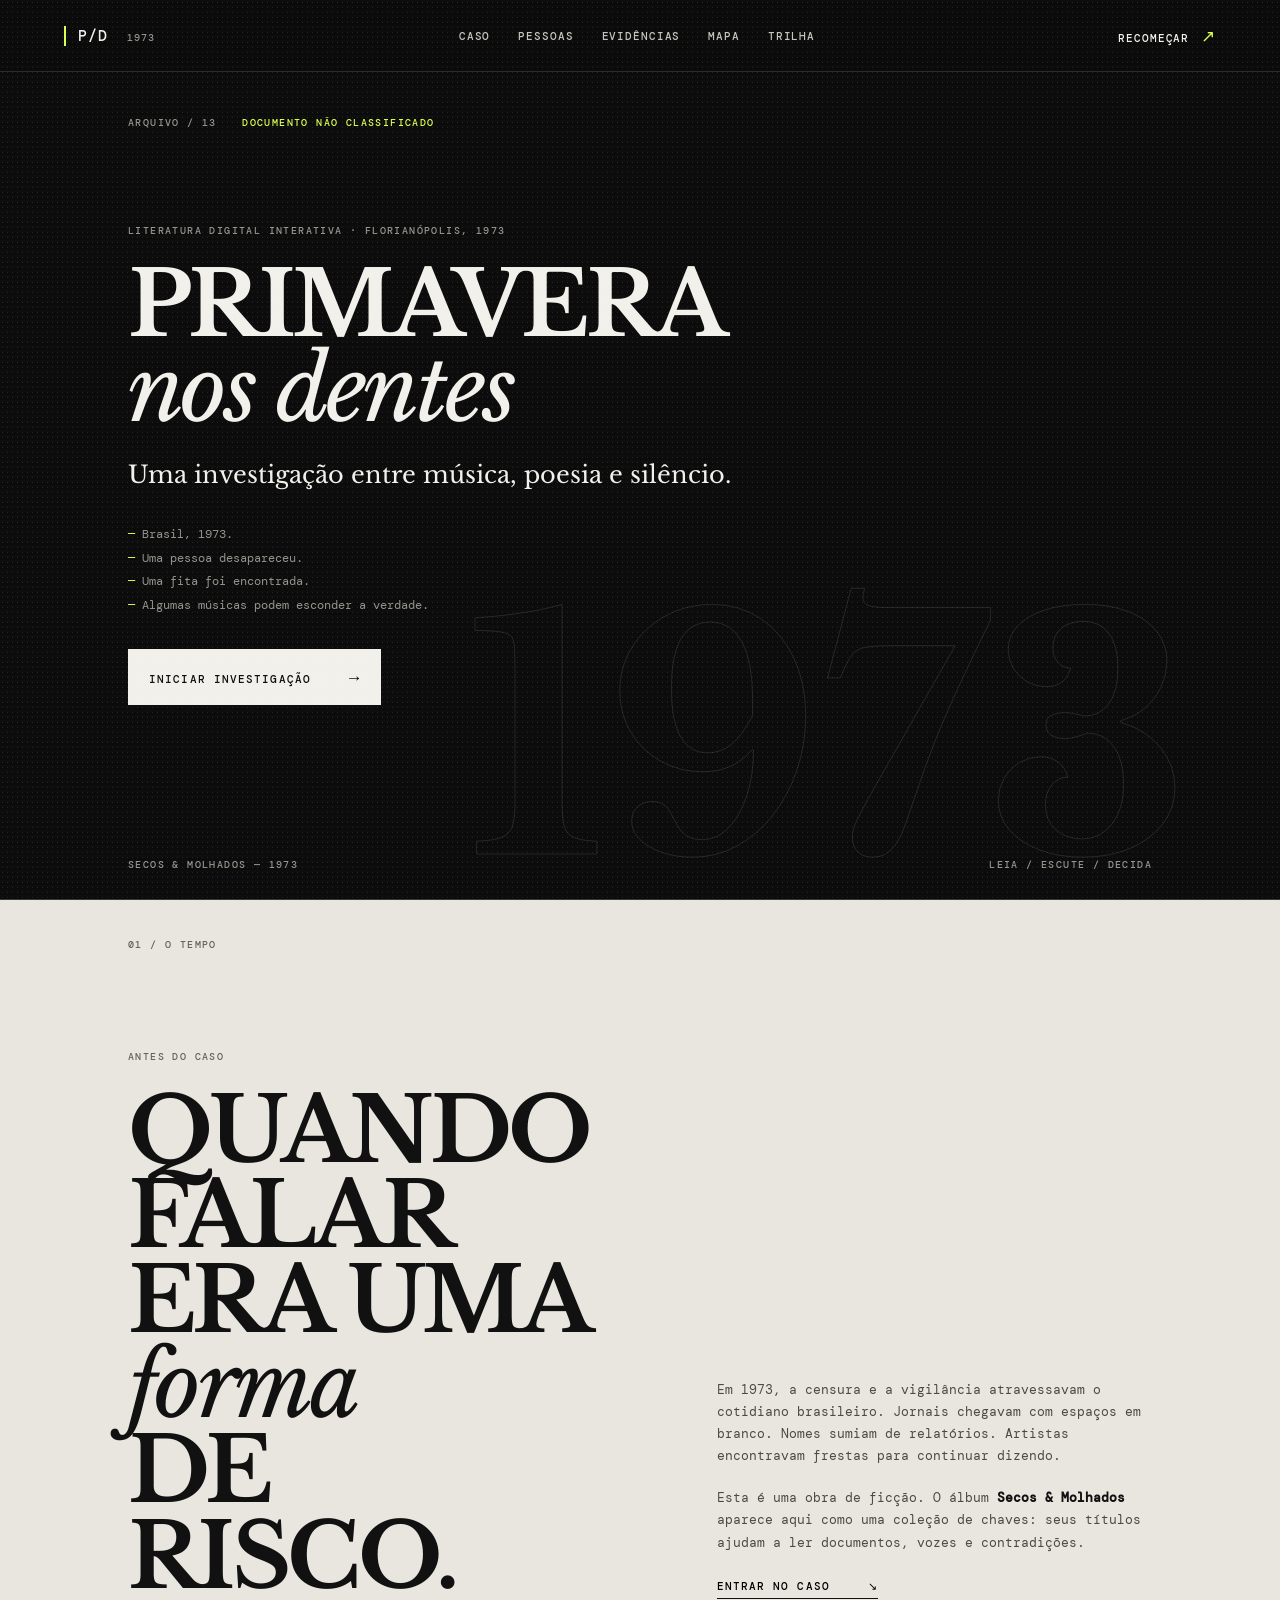
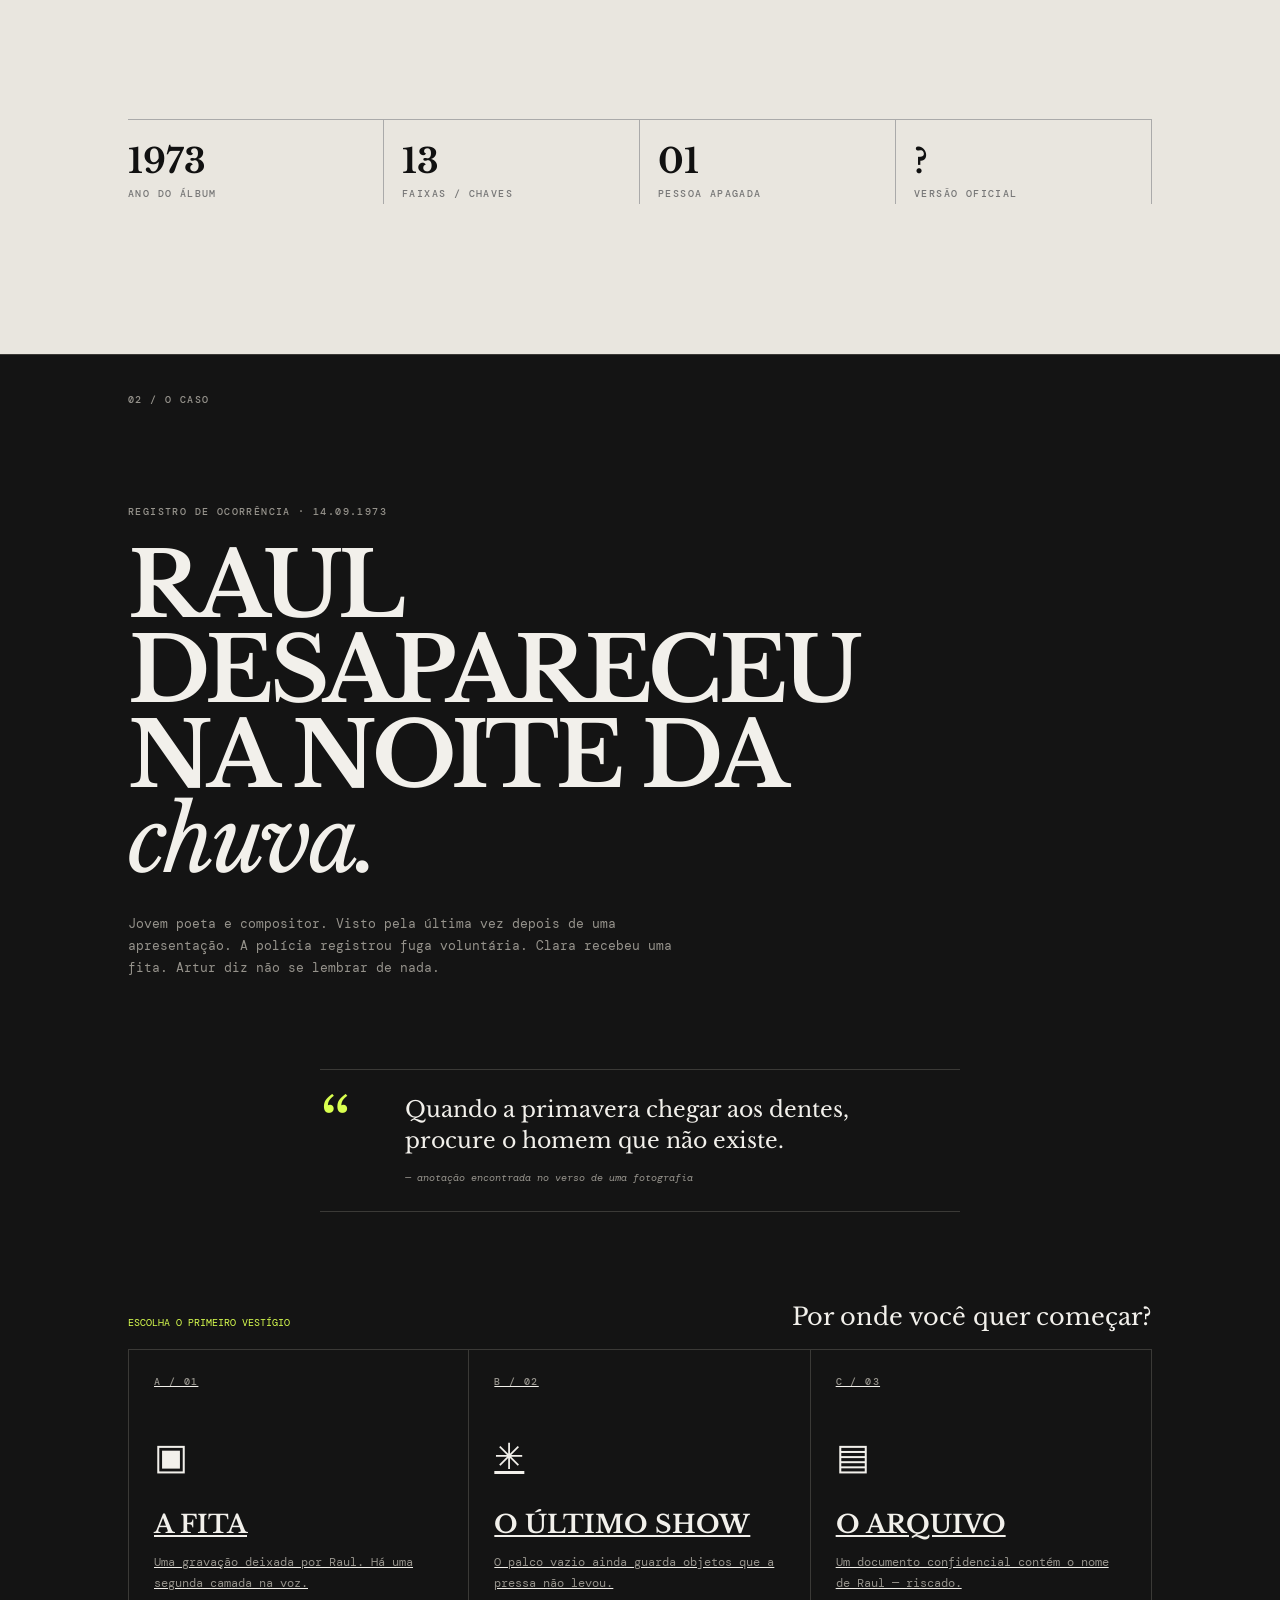
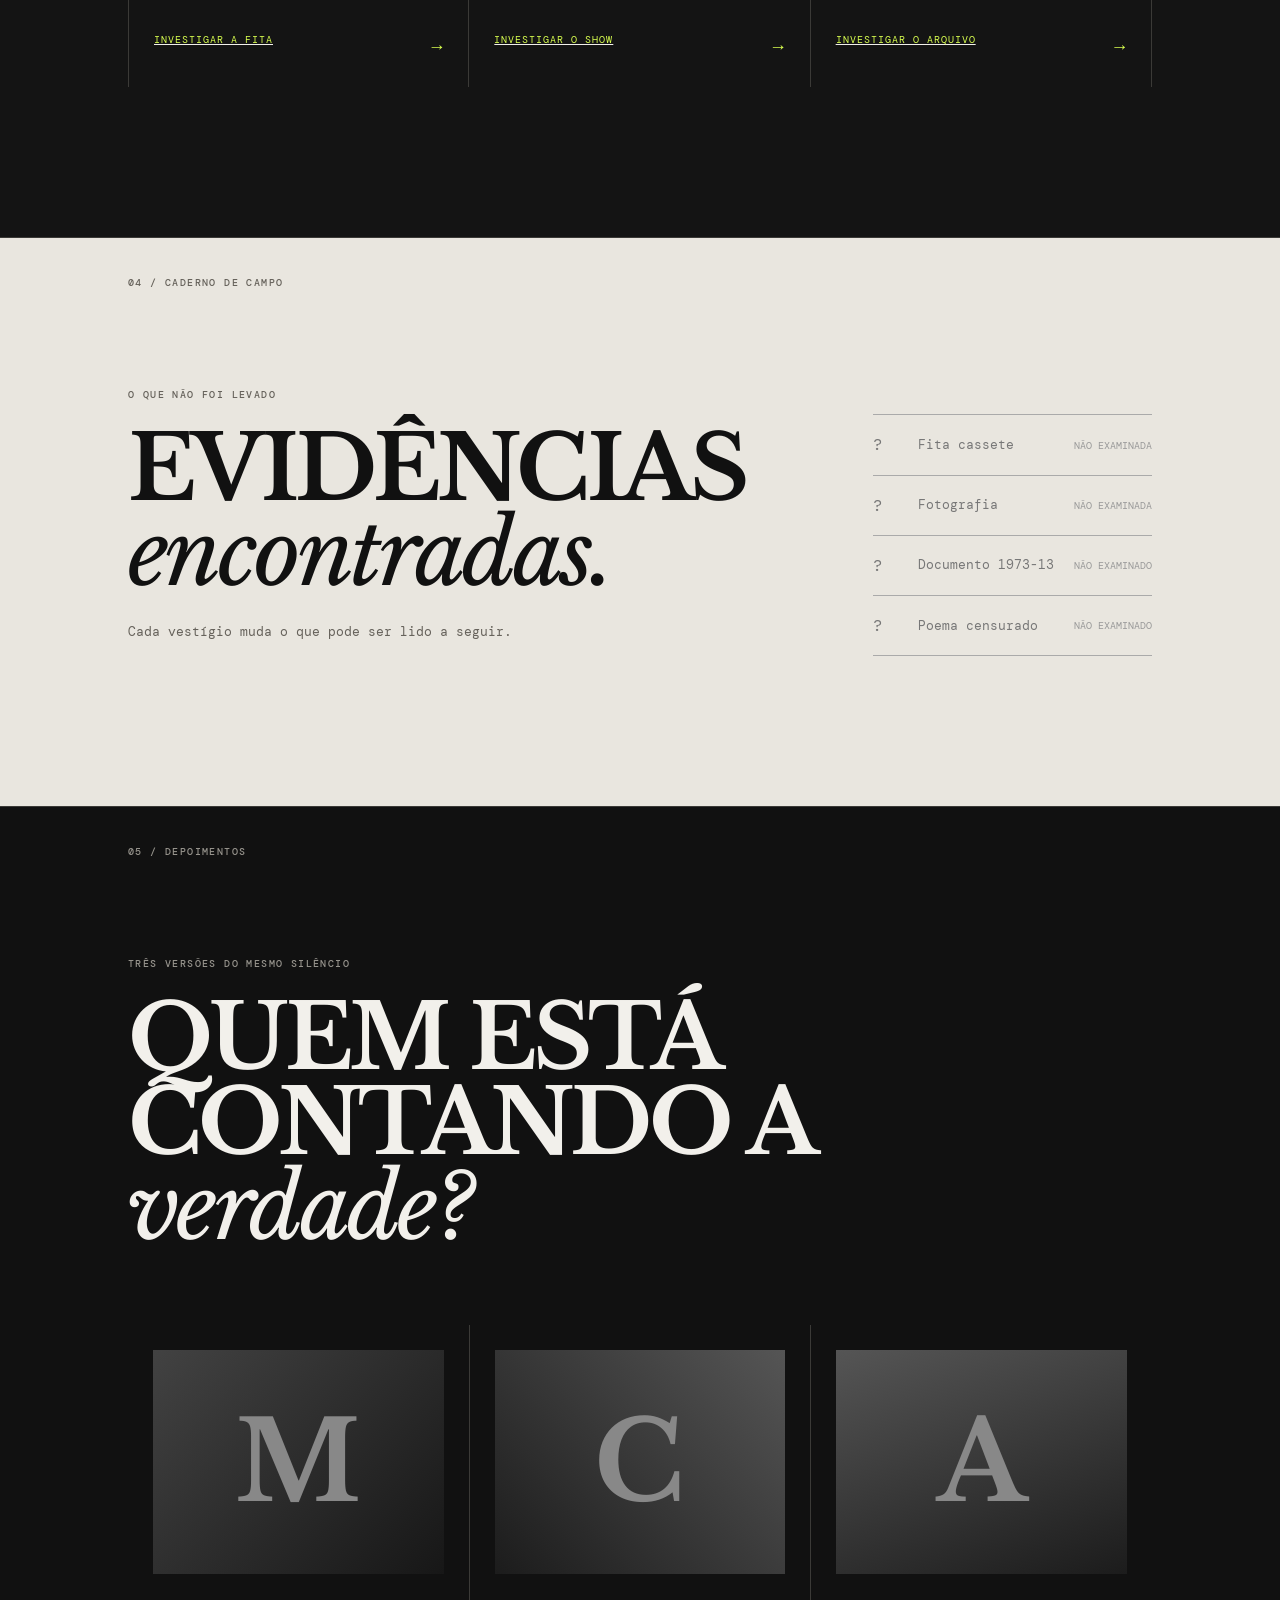
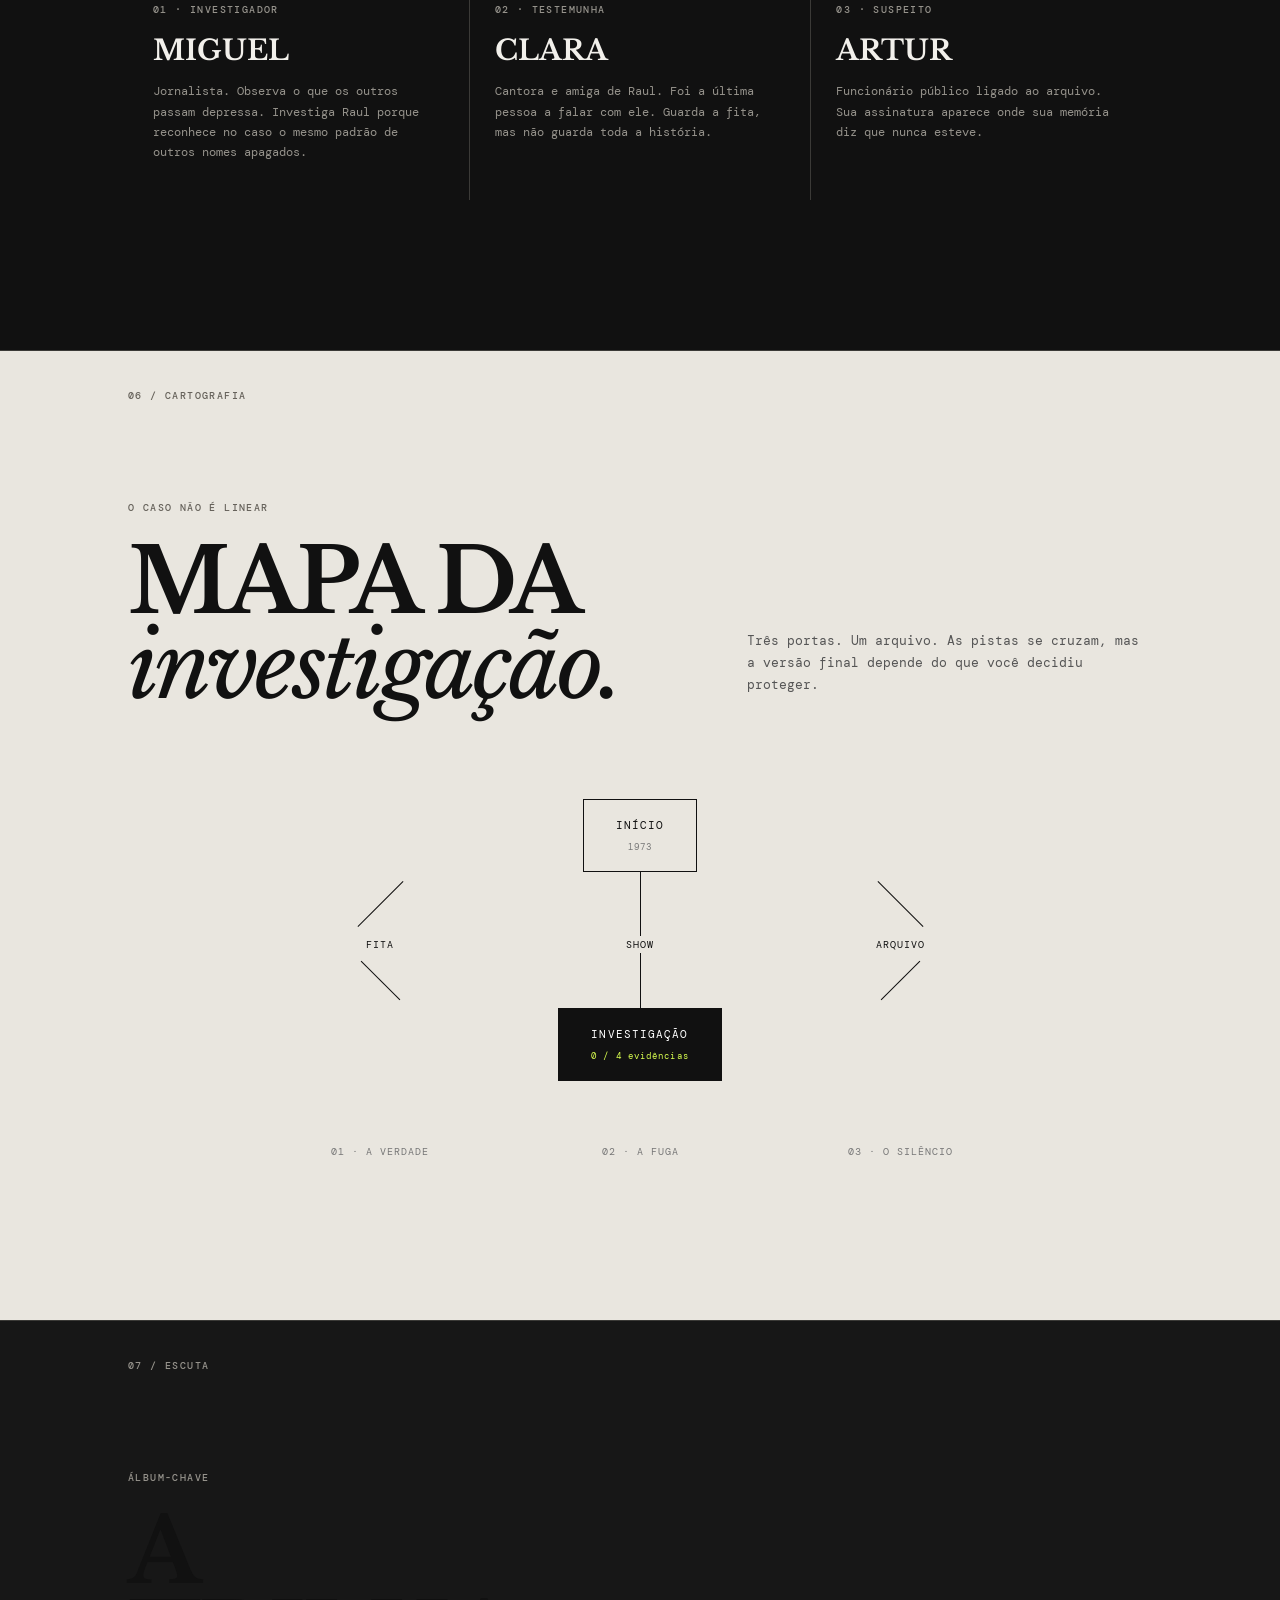
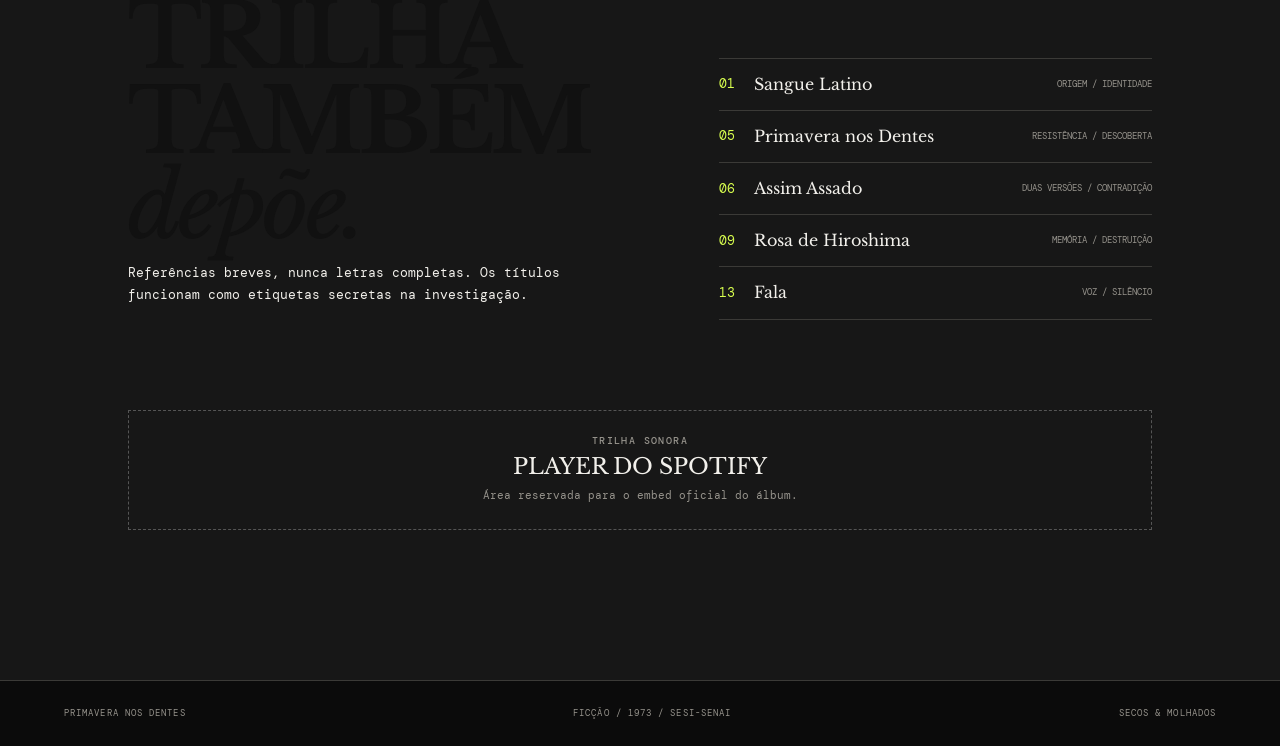
<file: index.html>
<!doctype html>
<html lang="pt-BR">

<head>
    <meta charset="UTF-8" />
    <meta name="viewport" content="width=device-width, initial-scale=1.0" />
    <meta name="description" content="Primavera nos Dentes: uma investigação literária interativa em 1973." />
    <title>Primavera nos Dentes | Arquivo 1973</title>
    <link rel="preconnect" href="https://fonts.googleapis.com">
    <link rel="preconnect" href="https://fonts.gstatic.com" crossorigin>
    <link
        href="https://fonts.googleapis.com/css2?family=DM+Mono:wght@400;500&family=Libre+Baskerville:wght@400;700&display=swap"
        rel="stylesheet">
    <link rel="stylesheet" href="styles.css" />
</head>

<body>
    <div class="grain" aria-hidden="true"></div>
    <header class="site-header">
        <a class="brand" href="#top" data-scroll="top" aria-label="Voltar ao início">P/D <span>1973</span></a>
        <nav class="main-nav" aria-label="Navegação principal">
            <a href="caso.html">Caso</a><a href="personagens.html">Pessoas</a><a href="evidencias.html">Evidências</a><a
                href="mapa.html">Mapa</a><a href="trilha.html">Trilha</a>
        </nav>
        <button class="reset-button" id="reset-top" type="button">Recomeçar <span aria-hidden="true">↗</span></button>
    </header>

    <main id="top">
        <section class="hero scene" id="hero" aria-labelledby="hero-title">
            <div class="hero-mark">ARQUIVO / 13 <span>DOCUMENTO NÃO CLASSIFICADO</span></div>
            <div class="hero-copy">
                <p class="eyebrow">Literatura digital interativa · Florianópolis, 1973</p>
                <h1 id="hero-title">Primavera<br><em>nos dentes</em></h1>
                <p class="hero-subtitle">Uma investigação entre música, poesia e silêncio.</p>
                <div class="hero-intro"><span>Brasil, 1973.</span><span>Uma pessoa desapareceu.</span><span>Uma fita foi
                        encontrada.</span><span>Algumas músicas podem esconder a verdade.</span></div>
                <button class="button button-light" id="start-button" type="button">Iniciar investigação
                    <span>→</span></button>
            </div>
            <div class="hero-footer"><span>SECOS &amp; MOLHADOS — 1973</span><span>LEIA / ESCUTE / DECIDA</span></div>
        </section>

        <section class="context scene" id="context" aria-labelledby="context-title">
            <div class="section-label">01 / O TEMPO</div>
            <div class="context-layout">
                <div>
                    <p class="eyebrow">Antes do caso</p>
                    <h2 id="context-title">Quando falar<br>era uma <em>forma</em><br>de risco.</h2>
                </div>
                <div class="context-copy">
                    <p>Em 1973, a censura e a vigilância atravessavam o cotidiano brasileiro. Jornais chegavam com
                        espaços em branco. Nomes sumiam de relatórios. Artistas encontravam frestas para continuar
                        dizendo.</p>
                    <p>Esta é uma obra de ficção. O álbum <strong>Secos &amp; Molhados</strong> aparece aqui como uma
                        coleção de chaves: seus títulos ajudam a ler documentos, vozes e contradições.</p><button
                        class="text-button" id="enter-case" type="button">Entrar no caso <span>↘</span></button>
                </div>
            </div>
            <div class="time-strip">
                <div><strong>1973</strong><span>ANO DO ÁLBUM</span></div>
                <div><strong>13</strong><span>FAIXAS / CHAVES</span></div>
                <div><strong>01</strong><span>PESSOA APAGADA</span></div>
                <div><strong>?</strong><span>VERSÃO OFICIAL</span></div>
            </div>
        </section>

        <section class="case scene" id="case" aria-labelledby="case-title">
            <div class="section-label">02 / O CASO</div>
            <div class="case-heading">
                <p class="eyebrow">Registro de ocorrência · 14.09.1973</p>
                <h2 id="case-title">Raul desapareceu<br>na noite da <em>chuva.</em></h2>
                <p>Jovem poeta e compositor. Visto pela última vez depois de uma apresentação. A polícia registrou fuga
                    voluntária. Clara recebeu uma fita. Artur diz não se lembrar de nada.</p>
            </div>
            <div class="quote-block"><span class="quote-mark">“</span>
                <p>Quando a primavera chegar aos dentes, procure o homem que não existe.</p><cite>— anotação encontrada
                    no verso de uma fotografia</cite>
            </div>
            <div class="choose-heading"><span>ESCOLHA O PRIMEIRO VESTÍGIO</span>
                <h3>Por onde você quer começar?</h3>
            </div>
            <div class="path-grid">
                <a class="path-card" data-path="tape" href="fita.html"><span class="card-number">A / 01</span><span
                        class="path-icon tape-icon">▣</span>
                    <h3>A fita</h3>
                    <p>Uma gravação deixada por Raul. Há uma segunda camada na voz.</p><span
                        class="card-action">Investigar a fita <b>→</b></span>
                </a>
                <a class="path-card" data-path="show" href="show.html"><span class="card-number">B / 02</span><span
                        class="path-icon">✳</span>
                    <h3>O último show</h3>
                    <p>O palco vazio ainda guarda objetos que a pressa não levou.</p><span
                        class="card-action">Investigar o show <b>→</b></span>
                </a>
                <a class="path-card" data-path="archive" href="arquivo.html"><span class="card-number">C /
                        03</span><span class="path-icon">▤</span>
                    <h3>O arquivo</h3>
                    <p>Um documento confidencial contém o nome de Raul — riscado.</p><span
                        class="card-action">Investigar o arquivo <b>→</b></span>
                </a>
            </div>
        </section>

        <section class="investigation scene" id="investigation" aria-labelledby="investigation-title" hidden>
            <div class="section-label">03 / INVESTIGAÇÃO <span id="path-label">A FITA</span></div>
            <div class="investigation-layout">
                <div class="investigation-copy">
                    <p class="eyebrow" id="investigation-kicker">Pista sonora</p>
                    <h2 id="investigation-title">A fita<br>tem <em>duas vozes.</em></h2>
                    <div id="investigation-text"></div><button class="button button-dark" id="investigate-button"
                        type="button">Ouvir gravação <span>◉</span></button>
                </div>
                <div class="artifact" id="artifact" aria-label="Objeto da investigação"></div>
            </div>
            <div class="choice-panel" id="choice-panel" hidden>
                <p class="eyebrow">A próxima decisão é sua</p>
                <h3 id="choice-question">O que você fará com o vestígio?</h3>
                <div class="choice-actions"><button class="choice-button" data-choice="trust" type="button">Entregar
                        para Clara <span>→</span></button><button class="choice-button" data-choice="hide"
                        type="button">Esconder a evidência <span>→</span></button><button class="choice-button"
                        data-choice="silence" type="button">Deixar o caso morrer <span>→</span></button></div>
            </div>
        </section>

        <section class="evidence scene" id="evidence" aria-labelledby="evidence-title">
            <div class="section-label">04 / CADERNO DE CAMPO</div>
            <div class="evidence-layout">
                <div>
                    <p class="eyebrow">O que não foi levado</p>
                    <h2 id="evidence-title">Evidências<br><em>encontradas.</em></h2>
                    <p class="small-note">Cada vestígio muda o que pode ser lido a seguir.</p>
                </div>
                <ul class="evidence-list" id="evidence-list">
                    <li data-evidence="tape"><span class="evidence-status">?</span><span>Fita cassete</span><small>não
                            examinada</small></li>
                    <li data-evidence="photo"><span class="evidence-status">?</span><span>Fotografia</span><small>não
                            examinada</small></li>
                    <li data-evidence="document"><span class="evidence-status">?</span><span>Documento
                            1973-13</span><small>não examinado</small></li>
                    <li data-evidence="poem"><span class="evidence-status">?</span><span>Poema
                            censurado</span><small>não examinado</small></li>
                </ul>
            </div>
        </section>

        <section class="characters scene" id="characters" aria-labelledby="characters-title">
            <div class="section-label">05 / DEPOIMENTOS</div>
            <p class="eyebrow">Três versões do mesmo silêncio</p>
            <h2 id="characters-title">Quem está<br>contando a <em>verdade?</em></h2>
            <div class="character-grid">
                <article class="character"><span class="portrait portrait-miguel">M</span><span class="character-id">01
                        · INVESTIGADOR</span>
                    <h3>Miguel</h3>
                    <p>Jornalista. Observa o que os outros passam depressa. Investiga Raul porque reconhece no caso o
                        mesmo padrão de outros nomes apagados.</p>
                </article>
                <article class="character"><span class="portrait portrait-clara">C</span><span class="character-id">02 ·
                        TESTEMUNHA</span>
                    <h3>Clara</h3>
                    <p>Cantora e amiga de Raul. Foi a última pessoa a falar com ele. Guarda a fita, mas não guarda toda
                        a história.</p>
                </article>
                <article class="character"><span class="portrait portrait-artur">A</span><span class="character-id">03 ·
                        SUSPEITO</span>
                    <h3>Artur</h3>
                    <p>Funcionário público ligado ao arquivo. Sua assinatura aparece onde sua memória diz que nunca
                        esteve.</p>
                </article>
            </div>
        </section>

        <section class="map scene" id="map" aria-labelledby="map-title">
            <div class="section-label">06 / CARTOGRAFIA</div>
            <div class="map-header">
                <div>
                    <p class="eyebrow">O caso não é linear</p>
                    <h2 id="map-title">Mapa da<br><em>investigação.</em></h2>
                </div>
                <p>Três portas. Um arquivo. As pistas se cruzam, mas a versão final depende do que você decidiu
                    proteger.</p>
            </div>
            <div class="story-map">
                <div class="map-node root">INÍCIO<span>1973</span></div>
                <div class="map-lines"><i></i><i></i><i></i></div>
                <div class="map-branches"><span>FITA</span><span>SHOW</span><span>ARQUIVO</span></div>
                <div class="map-lines lower"><i></i><i></i><i></i></div>
                <div class="map-node investigation-node">INVESTIGAÇÃO<span id="map-progress">0 / 4 evidências</span>
                </div>
                <div class="map-outcomes"><span>01 · A VERDADE</span><span>02 · A FUGA</span><span>03 · O
                        SILÊNCIO</span></div>
            </div>
        </section>

        <section class="soundtrack scene" id="soundtrack" aria-labelledby="soundtrack-title">
            <div class="section-label">07 / ESCUTA</div>
            <div class="soundtrack-layout">
                <div>
                    <p class="eyebrow">Álbum-chave</p>
                    <h2 id="soundtrack-title">A trilha<br>também <em>depõe.</em></h2>
                    <p>Referências breves, nunca letras completas. Os títulos funcionam como etiquetas secretas na
                        investigação.</p>
                </div>
                <div class="track-list">
                    <div><b>01</b><span>Sangue Latino</span><small>origem / identidade</small></div>
                    <div><b>05</b><span>Primavera nos Dentes</span><small>resistência / descoberta</small></div>
                    <div><b>06</b><span>Assim Assado</span><small>duas versões / contradição</small></div>
                    <div><b>09</b><span>Rosa de Hiroshima</span><small>memória / destruição</small></div>
                    <div><b>13</b><span>Fala</span><small>voz / silêncio</small></div>
                </div>
            </div>
            <div class="spotify-slot"><span>TRILHA SONORA</span><strong>PLAYER DO SPOTIFY</strong><small>Área reservada
                    para o embed oficial do álbum.</small></div>
        </section>

        <section class="ending scene" id="ending" aria-labelledby="ending-title" hidden>
            <div class="section-label">ARQUIVO ENCERRADO / RESULTADO</div>
            <div class="ending-content">
                <p class="eyebrow" id="ending-kicker">Final 01</p>
                <h2 id="ending-title">A verdade<br>vem a <em>público.</em></h2>
                <p id="ending-text"></p>
                <div class="ending-line"></div>
                <blockquote id="ending-quote"></blockquote><button class="button button-light" id="reset-button"
                    type="button">Tentar novamente <span>↻</span></button>
            </div>
        </section>
    </main>
    <footer class="site-footer"><span>PRIMAVERA NOS DENTES</span><span>FICÇÃO / 1973 / SESI-SENAI</span><span>SECOS
            &amp; MOLHADOS</span></footer>
    <script src="script.js"></script>
</body>

</html>
</file>
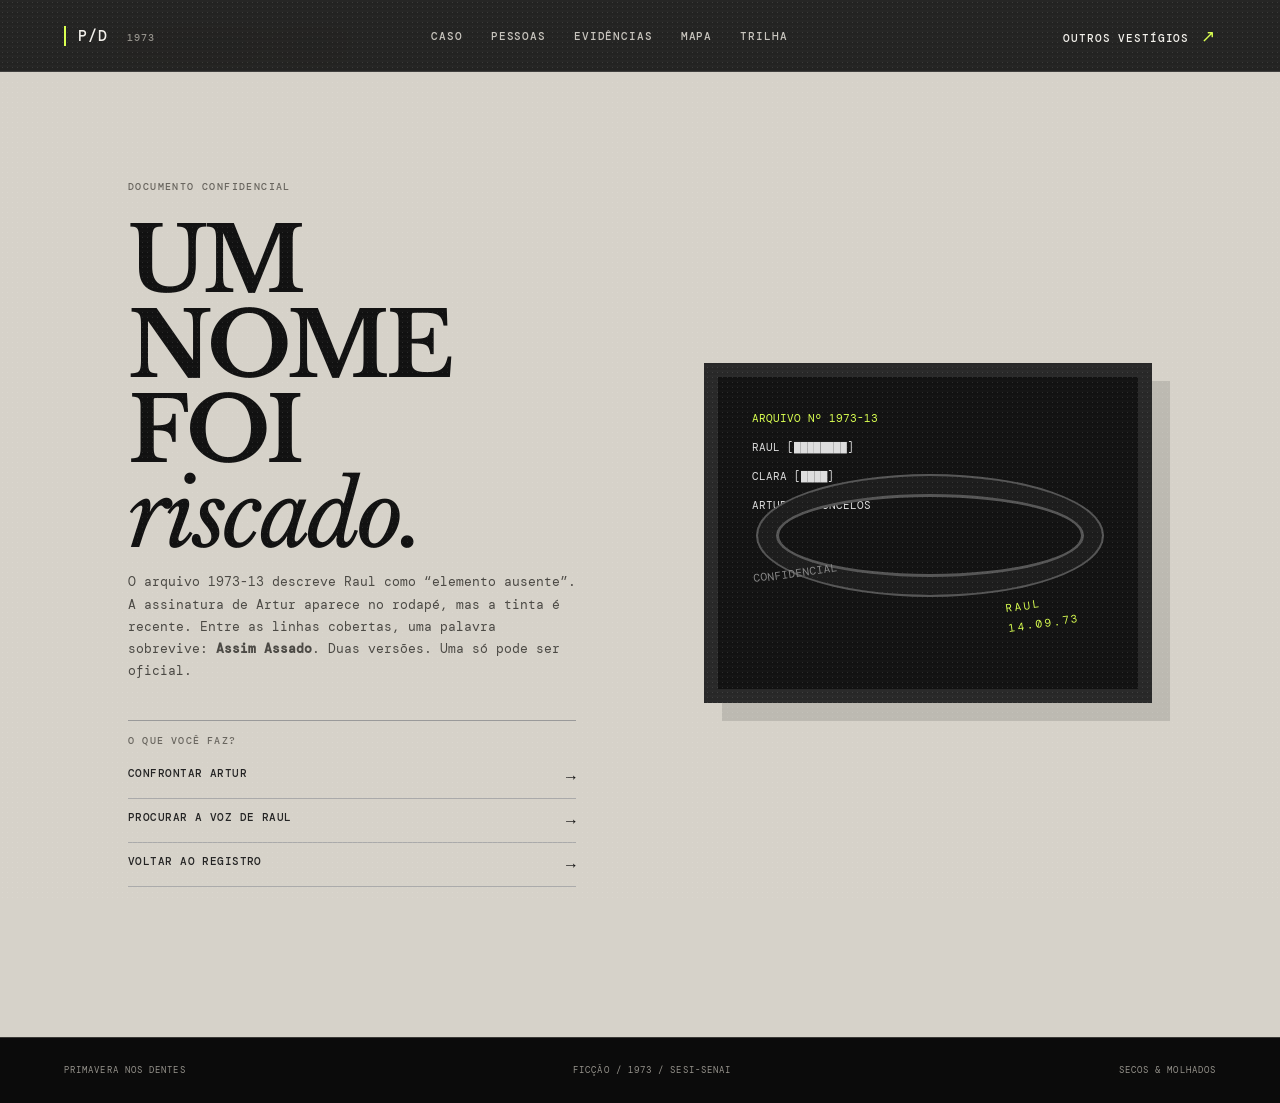
<file: arquivo.html>
<!doctype html>
<html lang="pt-BR">

<head>
    <meta charset="UTF-8">
    <meta name="viewport" content="width=device-width,initial-scale=1">
    <title>O Arquivo | Primavera nos Dentes</title>
    <link rel="stylesheet" href="styles.css">
</head>

<body>
    <div class="grain"></div>
    <header class="site-header"><a class="brand" href="index.html">P/D <span>1973</span></a>
        <nav class="main-nav"><a href="caso.html">Caso</a><a href="personagens.html">Pessoas</a><a
                href="evidencias.html">Evidências</a><a href="mapa.html">Mapa</a><a href="trilha.html">Trilha</a></nav>
        <a class="reset-button" href="index.html#case">Outros vestígios <span>↗</span></a>
    </header>
    <main>
        <section class="investigation scene page-hero">
            <div class="section-label">03 / INVESTIGAÇÃO · O ARQUIVO</div>
            <div class="investigation-layout">
                <div class="investigation-copy">
                    <p class="eyebrow">Documento confidencial</p>
                    <h1>Um nome<br>foi <em>riscado.</em></h1>
                    <p>O arquivo 1973-13 descreve Raul como “elemento ausente”. A assinatura de Artur aparece no rodapé,
                        mas a tinta é recente. Entre as linhas cobertas, uma palavra sobrevive: <strong>Assim
                            Assado</strong>. Duas versões. Uma só pode ser oficial.</p>
                    <div class="page-choices"><span>O QUE VOCÊ FAZ?</span><a href="personagens.html">Confrontar Artur
                            <b>→</b></a><a href="fita.html">Procurar a voz de Raul <b>→</b></a><a
                            href="caso.html">Voltar ao registro <b>→</b></a></div>
                </div>
                <div class="artifact artifact-document">
                    <div class="document-lines"><b>ARQUIVO Nº 1973-13</b><span>RAUL [████████]</span><span>CLARA
                            [████]</span><span>ARTUR VASCONCELOS</span><i>CONFIDENCIAL</i></div>
                </div>
            </div>
        </section>
    </main>
    <footer class="site-footer"><span>PRIMAVERA NOS DENTES</span><span>FICÇÃO / 1973 / SESI-SENAI</span><span>SECOS
            &amp; MOLHADOS</span></footer>
</body>

</html>
</file>
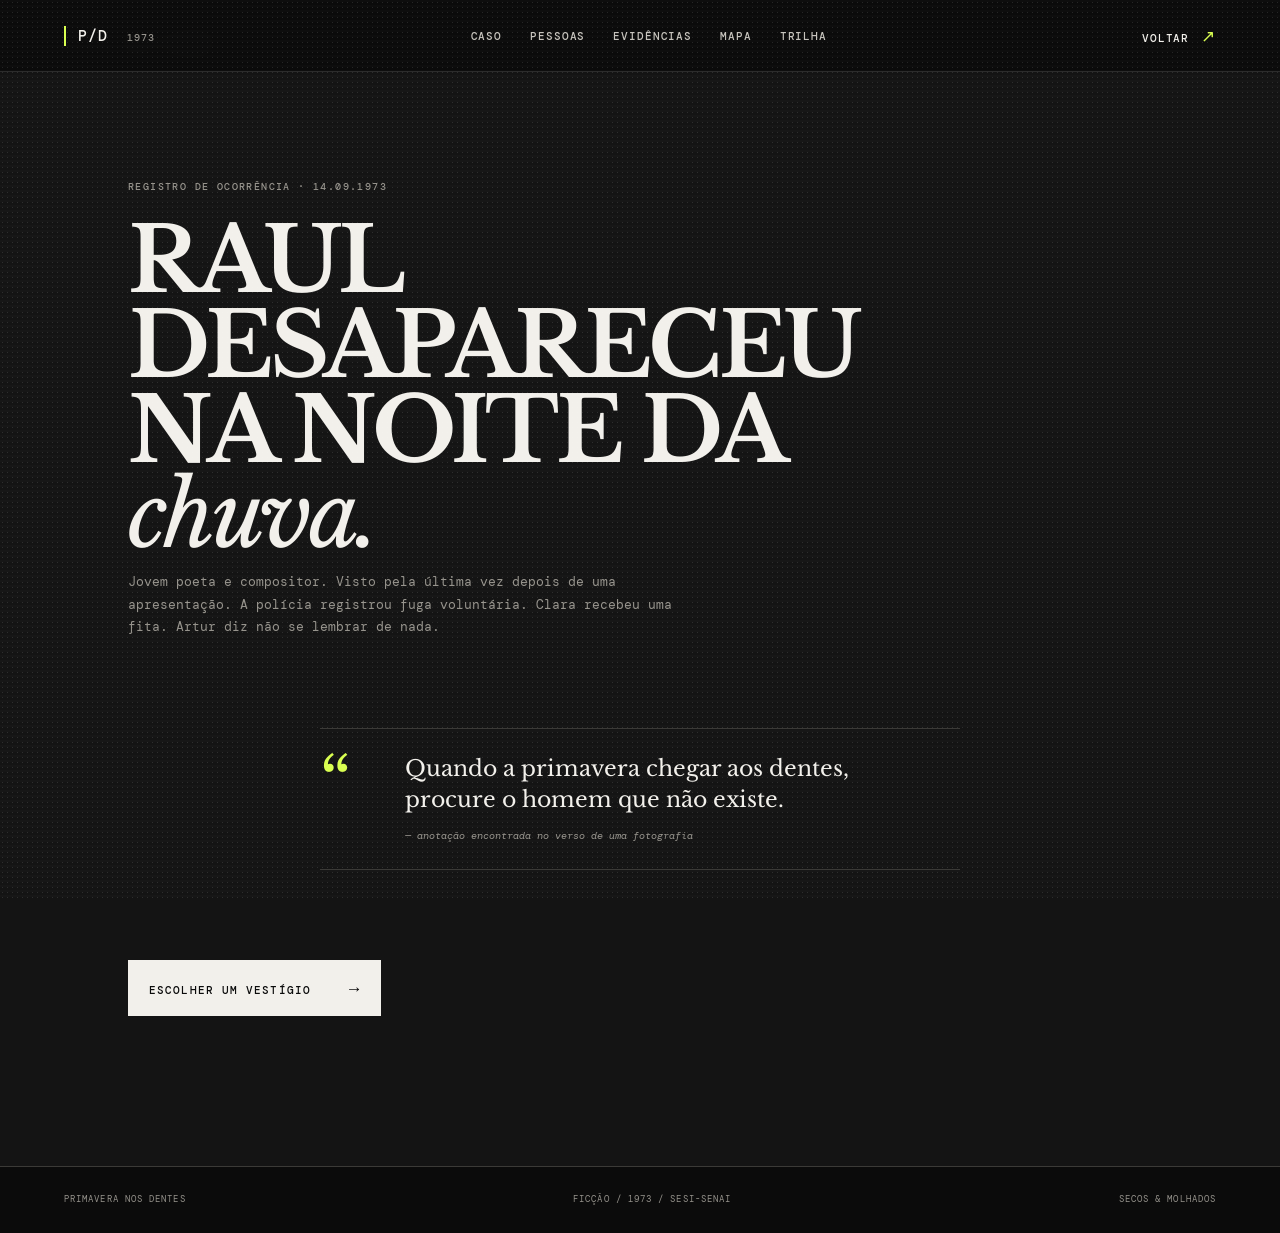
<file: caso.html>
<!doctype html>
<html lang="pt-BR">

<head>
    <meta charset="UTF-8">
    <meta name="viewport" content="width=device-width,initial-scale=1">
    <title>O Caso | Primavera nos Dentes</title>
    <link rel="stylesheet" href="styles.css">
</head>

<body>
    <div class="grain"></div>
    <header class="site-header"><a class="brand" href="index.html">P/D <span>1973</span></a>
        <nav class="main-nav"><a href="caso.html">Caso</a><a href="personagens.html">Pessoas</a><a
                href="evidencias.html">Evidências</a><a href="mapa.html">Mapa</a><a href="trilha.html">Trilha</a></nav>
        <a class="reset-button" href="index.html#case">Voltar <span>↗</span></a>
    </header>
    <main>
        <section class="case scene page-hero">
            <div class="section-label">02 / O CASO</div>
            <div class="case-heading">
                <p class="eyebrow">Registro de ocorrência · 14.09.1973</p>
                <h1>Raul desapareceu<br>na noite da <em>chuva.</em></h1>
                <p>Jovem poeta e compositor. Visto pela última vez depois de uma apresentação. A polícia registrou fuga
                    voluntária. Clara recebeu uma fita. Artur diz não se lembrar de nada.</p>
            </div>
            <div class="quote-block"><span class="quote-mark">“</span>
                <p>Quando a primavera chegar aos dentes, procure o homem que não existe.</p><cite>— anotação encontrada
                    no verso de uma fotografia</cite>
            </div><a class="button button-light" href="index.html#case">Escolher um vestígio <span>→</span></a>
        </section>
    </main>
    <footer class="site-footer"><span>PRIMAVERA NOS DENTES</span><span>FICÇÃO / 1973 / SESI-SENAI</span><span>SECOS
            &amp; MOLHADOS</span></footer>
</body>

</html>
</file>
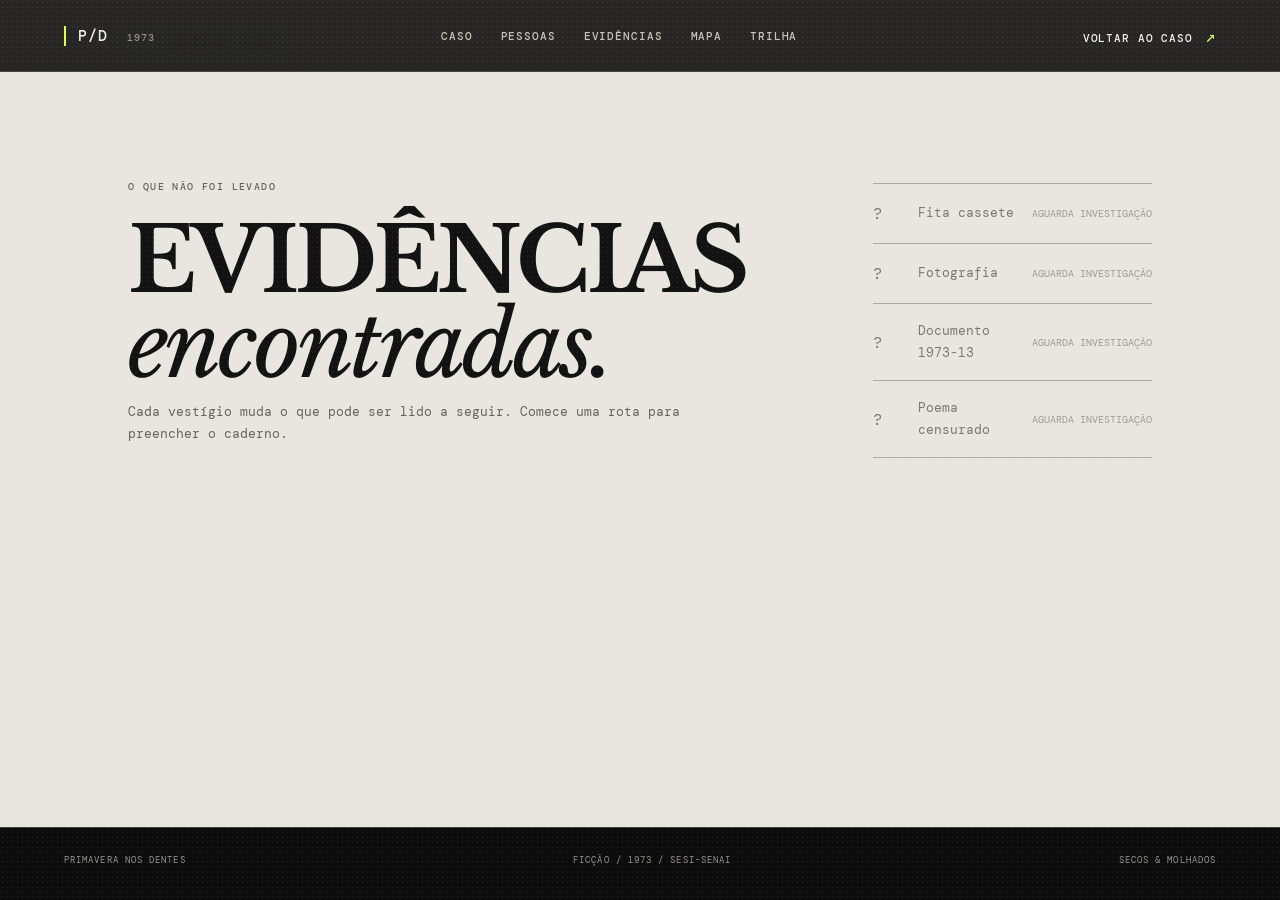
<file: evidencias.html>
<!doctype html>
<html lang="pt-BR">

<head>
    <meta charset="UTF-8">
    <meta name="viewport" content="width=device-width,initial-scale=1">
    <title>Evidências | Primavera nos Dentes</title>
    <link rel="stylesheet" href="styles.css">
</head>

<body>
    <div class="grain"></div>
    <header class="site-header"><a class="brand" href="index.html">P/D <span>1973</span></a>
        <nav class="main-nav"><a href="caso.html">Caso</a><a href="personagens.html">Pessoas</a><a
                href="evidencias.html">Evidências</a><a href="mapa.html">Mapa</a><a href="trilha.html">Trilha</a></nav>
        <a class="reset-button" href="index.html#case">Voltar ao caso <span>↗</span></a>
    </header>
    <main>
        <section class="evidence scene page-hero">
            <div class="section-label">04 / CADERNO DE CAMPO</div>
            <div class="evidence-layout">
                <div>
                    <p class="eyebrow">O que não foi levado</p>
                    <h1>Evidências<br><em>encontradas.</em></h1>
                    <p class="small-note">Cada vestígio muda o que pode ser lido a seguir. Comece uma rota para
                        preencher o caderno.</p>
                </div>
                <ul class="evidence-list">
                    <li><span class="evidence-status">?</span><span>Fita cassete</span><small>aguarda
                            investigação</small></li>
                    <li><span class="evidence-status">?</span><span>Fotografia</span><small>aguarda investigação</small>
                    </li>
                    <li><span class="evidence-status">?</span><span>Documento 1973-13</span><small>aguarda
                            investigação</small></li>
                    <li><span class="evidence-status">?</span><span>Poema censurado</span><small>aguarda
                            investigação</small></li>
                </ul>
            </div>
        </section>
    </main>
    <footer class="site-footer"><span>PRIMAVERA NOS DENTES</span><span>FICÇÃO / 1973 / SESI-SENAI</span><span>SECOS
            &amp; MOLHADOS</span></footer>
</body>

</html>
</file>
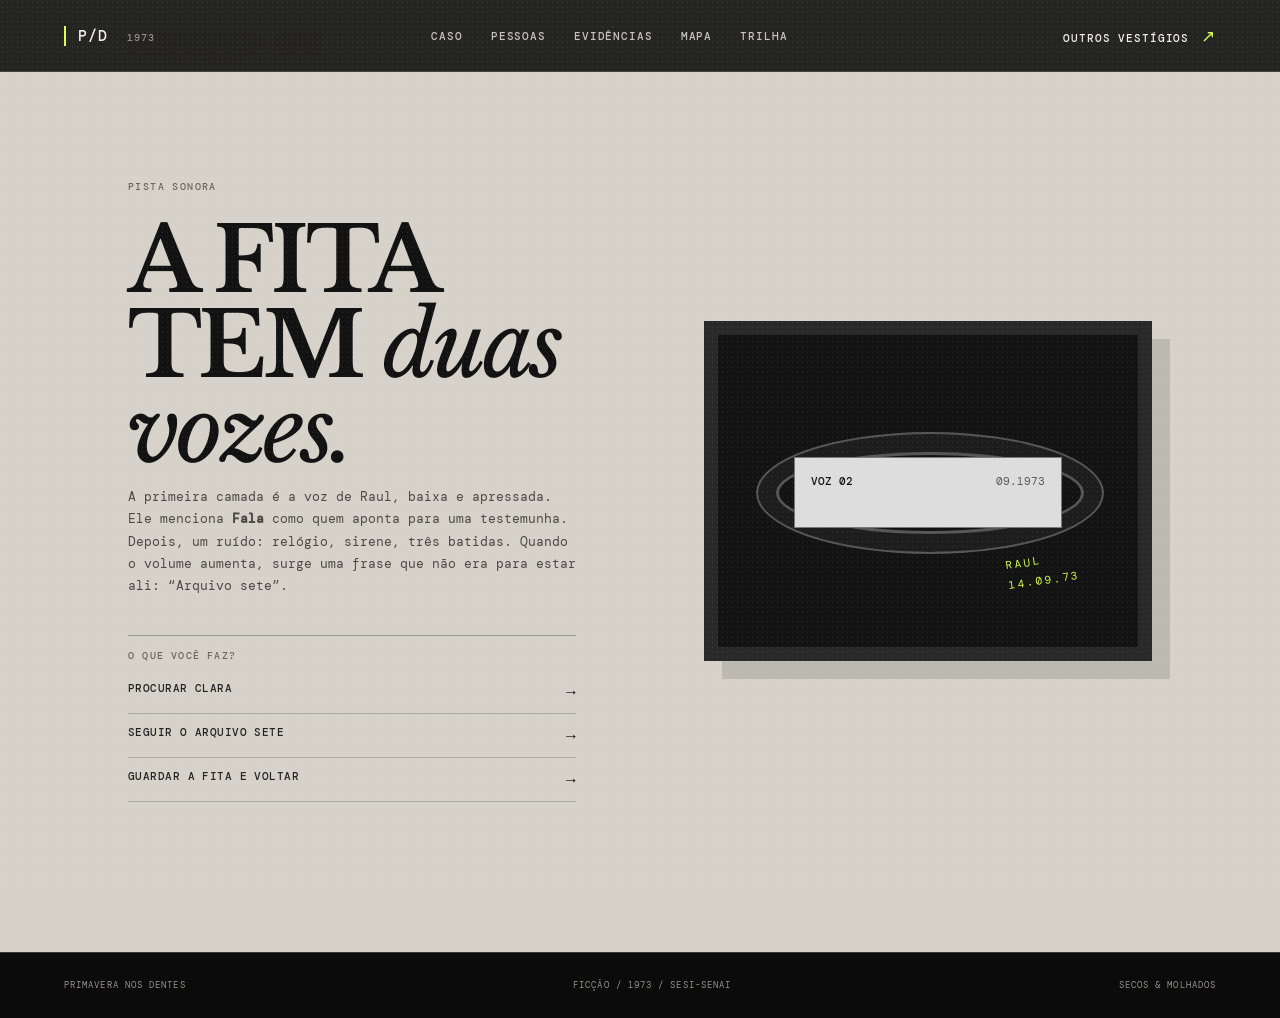
<file: fita.html>
<!doctype html>
<html lang="pt-BR">

<head>
    <meta charset="UTF-8">
    <meta name="viewport" content="width=device-width,initial-scale=1">
    <title>A Fita | Primavera nos Dentes</title>
    <link rel="stylesheet" href="styles.css">
</head>

<body>
    <div class="grain"></div>
    <header class="site-header"><a class="brand" href="index.html">P/D <span>1973</span></a>
        <nav class="main-nav"><a href="caso.html">Caso</a><a href="personagens.html">Pessoas</a><a
                href="evidencias.html">Evidências</a><a href="mapa.html">Mapa</a><a href="trilha.html">Trilha</a></nav>
        <a class="reset-button" href="index.html#case">Outros vestígios <span>↗</span></a>
    </header>
    <main>
        <section class="investigation scene page-hero">
            <div class="section-label">03 / INVESTIGAÇÃO · A FITA</div>
            <div class="investigation-layout">
                <div class="investigation-copy">
                    <p class="eyebrow">Pista sonora</p>
                    <h1>A fita<br>tem <em>duas vozes.</em></h1>
                    <p>A primeira camada é a voz de Raul, baixa e apressada. Ele menciona <strong>Fala</strong> como
                        quem aponta para uma testemunha. Depois, um ruído: relógio, sirene, três batidas. Quando o
                        volume aumenta, surge uma frase que não era para estar ali: “Arquivo sete”.</p>
                    <div class="page-choices"><span>O QUE VOCÊ FAZ?</span><a href="personagens.html">Procurar Clara
                            <b>→</b></a><a href="arquivo.html">Seguir o Arquivo sete <b>→</b></a><a
                            href="caso.html">Guardar a fita e voltar <b>→</b></a></div>
                </div>
                <div class="artifact">
                    <div class="cassette-label"><b>VOZ 02</b><span>09.1973</span></div>
                </div>
            </div>
        </section>
    </main>
    <footer class="site-footer"><span>PRIMAVERA NOS DENTES</span><span>FICÇÃO / 1973 / SESI-SENAI</span><span>SECOS
            &amp; MOLHADOS</span></footer>
</body>

</html>
</file>
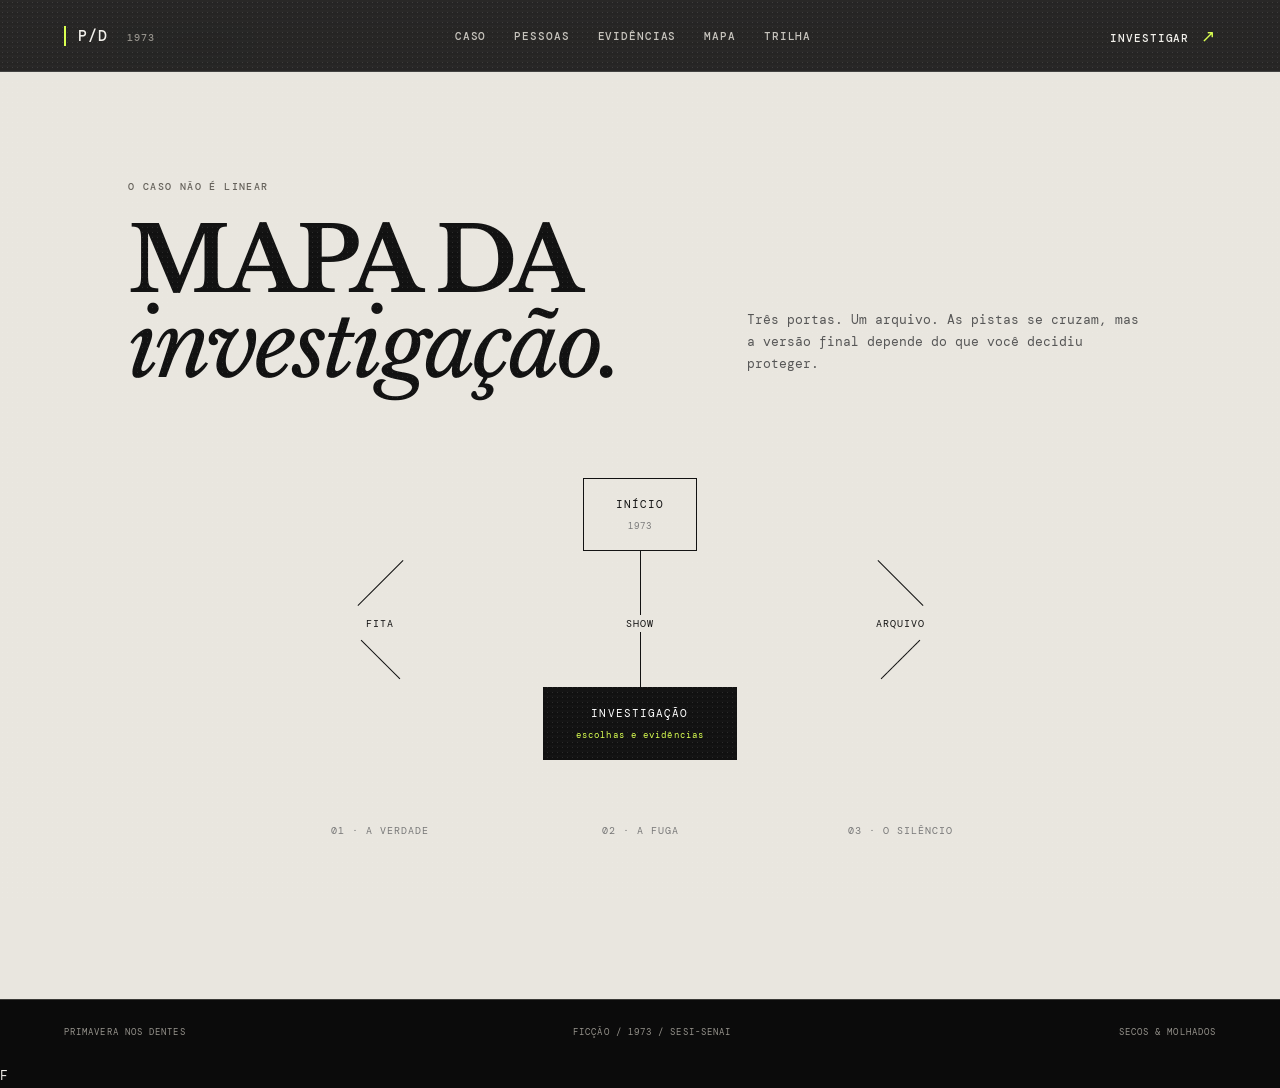
<file: mapa.html>
<!doctype html>
<html lang="pt-BR">

<head>
    <meta charset="UTF-8">
    <meta name="viewport" content="width=device-width,initial-scale=1">
    <title>Mapa | Primavera nos Dentes</title>
    <link rel="stylesheet" href="styles.css">
</head>

<body>
    <div class="grain"></div>
    <header class="site-header"><a class="brand" href="index.html">P/D <span>1973</span></a>
        <nav class="main-nav"><a href="caso.html">Caso</a><a href="personagens.html">Pessoas</a><a
                href="evidencias.html">Evidências</a><a href="mapa.html">Mapa</a><a href="trilha.html">Trilha</a></nav>
        <a class="reset-button" href="index.html#case">Investigar <span>↗</span></a>
    </header>
    <main>
        <section class="map scene page-hero">
            <div class="section-label">06 / CARTOGRAFIA</div>
            <div class="map-header">
                <div>
                    <p class="eyebrow">O caso não é linear</p>
                    <h1>Mapa da<br><em>investigação.</em></h1>
                </div>
                <p>Três portas. Um arquivo. As pistas se cruzam, mas a versão final depende do que você decidiu
                    proteger.</p>
            </div>
            <div class="story-map">
                <div class="map-node root">INÍCIO<span>1973</span></div>
                <div class="map-lines"><i></i><i></i><i></i></div>
                <div class="map-branches"><span>FITA</span><span>SHOW</span><span>ARQUIVO</span></div>
                <div class="map-lines lower"><i></i><i></i><i></i></div>
                <div class="map-node investigation-node">INVESTIGAÇÃO<span>escolhas e evidências</span></div>
                <div class="map-outcomes"><span>01 · A VERDADE</span><span>02 · A FUGA</span><span>03 · O
                        SILÊNCIO</span></div>
            </div>
        </section>
    </main>
    <footer class="site-footer"><span>PRIMAVERA NOS DENTES</span><span>FICÇÃO / 1973 / SESI-SENAI</span><span>SECOS
            &amp; MOLHADOS</span></footer>
</body>

</html>F
</file>
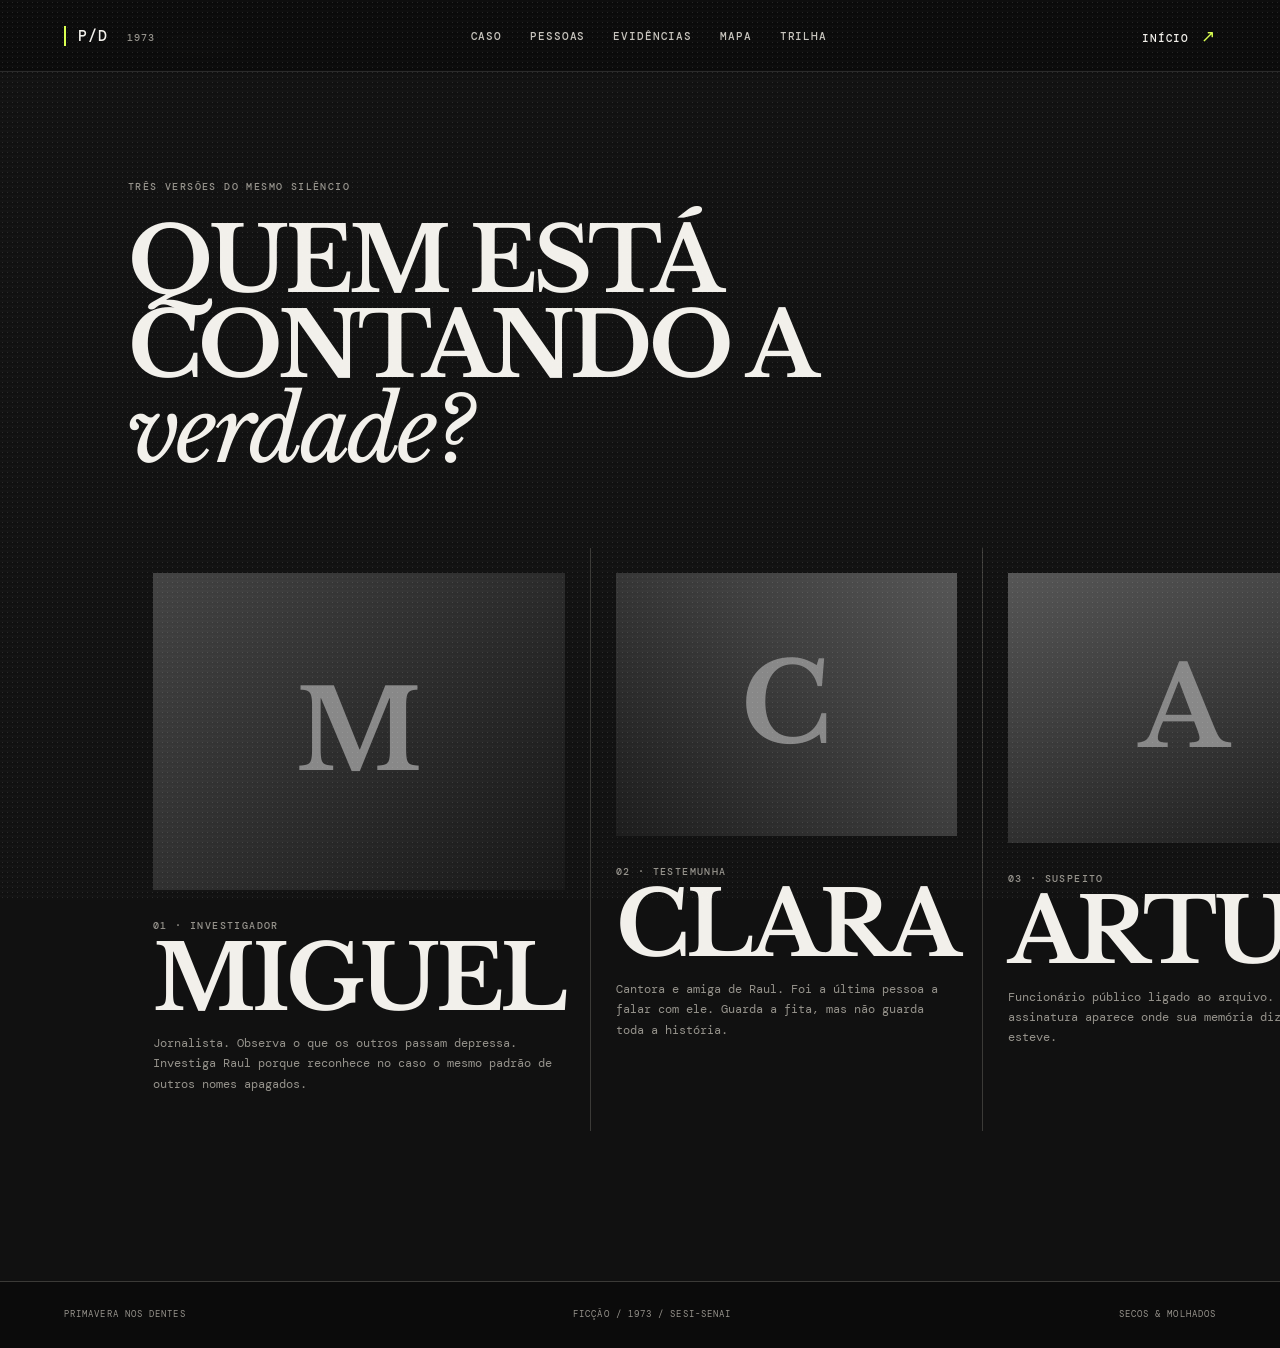
<file: personagens.html>
<!doctype html>
<html lang="pt-BR">

<head>
    <meta charset="UTF-8">
    <meta name="viewport" content="width=device-width,initial-scale=1">
    <title>Pessoas | Primavera nos Dentes</title>
    <link rel="stylesheet" href="styles.css">
</head>

<body>
    <div class="grain"></div>
    <header class="site-header"><a class="brand" href="index.html">P/D <span>1973</span></a>
        <nav class="main-nav"><a href="caso.html">Caso</a><a href="personagens.html">Pessoas</a><a
                href="evidencias.html">Evidências</a><a href="mapa.html">Mapa</a><a href="trilha.html">Trilha</a></nav>
        <a class="reset-button" href="index.html#top">Início <span>↗</span></a>
    </header>
    <main>
        <section class="characters scene page-hero">
            <div class="section-label">05 / DEPOIMENTOS</div>
            <p class="eyebrow">Três versões do mesmo silêncio</p>
            <h1>Quem está<br>contando a <em>verdade?</em></h1>
            <div class="character-grid">
                <article class="character"><span class="portrait portrait-miguel">M</span><span class="character-id">01
                        · INVESTIGADOR</span>
                    <h2>Miguel</h2>
                    <p>Jornalista. Observa o que os outros passam depressa. Investiga Raul porque reconhece no caso o
                        mesmo padrão de outros nomes apagados.</p>
                </article>
                <article class="character"><span class="portrait portrait-clara">C</span><span class="character-id">02 ·
                        TESTEMUNHA</span>
                    <h2>Clara</h2>
                    <p>Cantora e amiga de Raul. Foi a última pessoa a falar com ele. Guarda a fita, mas não guarda toda
                        a história.</p>
                </article>
                <article class="character"><span class="portrait portrait-artur">A</span><span class="character-id">03 ·
                        SUSPEITO</span>
                    <h2>Artur</h2>
                    <p>Funcionário público ligado ao arquivo. Sua assinatura aparece onde sua memória diz que nunca
                        esteve.</p>
                </article>
            </div>
        </section>
    </main>
    <footer class="site-footer"><span>PRIMAVERA NOS DENTES</span><span>FICÇÃO / 1973 / SESI-SENAI</span><span>SECOS
            &amp; MOLHADOS</span></footer>
</body>

</html>
</file>
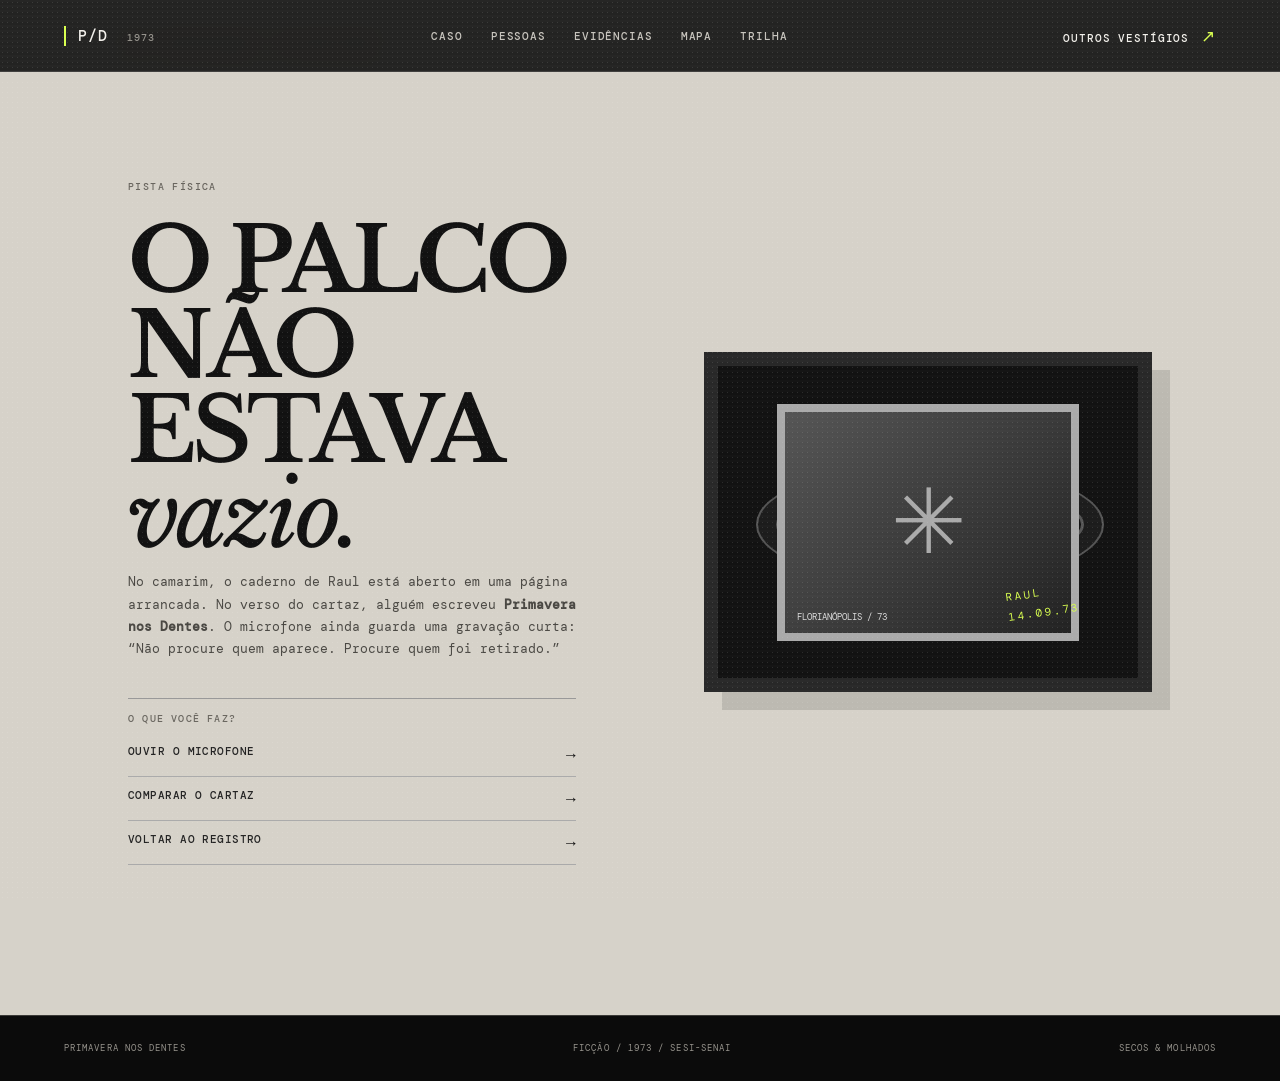
<file: show.html>
<!doctype html>
<html lang="pt-BR">

<head>
    <meta charset="UTF-8">
    <meta name="viewport" content="width=device-width,initial-scale=1">
    <title>O Último Show | Primavera nos Dentes</title>
    <link rel="stylesheet" href="styles.css">
</head>

<body>
    <div class="grain"></div>
    <header class="site-header"><a class="brand" href="index.html">P/D <span>1973</span></a>
        <nav class="main-nav"><a href="caso.html">Caso</a><a href="personagens.html">Pessoas</a><a
                href="evidencias.html">Evidências</a><a href="mapa.html">Mapa</a><a href="trilha.html">Trilha</a></nav>
        <a class="reset-button" href="index.html#case">Outros vestígios <span>↗</span></a>
    </header>
    <main>
        <section class="investigation scene page-hero">
            <div class="section-label">03 / INVESTIGAÇÃO · O ÚLTIMO SHOW</div>
            <div class="investigation-layout">
                <div class="investigation-copy">
                    <p class="eyebrow">Pista física</p>
                    <h1>O palco<br>não estava <em>vazio.</em></h1>
                    <p>No camarim, o caderno de Raul está aberto em uma página arrancada. No verso do cartaz, alguém
                        escreveu <strong>Primavera nos Dentes</strong>. O microfone ainda guarda uma gravação curta:
                        “Não procure quem aparece. Procure quem foi retirado.”</p>
                    <div class="page-choices"><span>O QUE VOCÊ FAZ?</span><a href="fita.html">Ouvir o microfone
                            <b>→</b></a><a href="arquivo.html">Comparar o cartaz <b>→</b></a><a href="caso.html">Voltar
                            ao registro <b>→</b></a></div>
                </div>
                <div class="artifact artifact-photo">
                    <div class="photo-frame"><span>FLORIANÓPOLIS / 73</span></div>
                </div>
            </div>
        </section>
    </main>
    <footer class="site-footer"><span>PRIMAVERA NOS DENTES</span><span>FICÇÃO / 1973 / SESI-SENAI</span><span>SECOS
            &amp; MOLHADOS</span></footer>
</body>

</html>
</file>
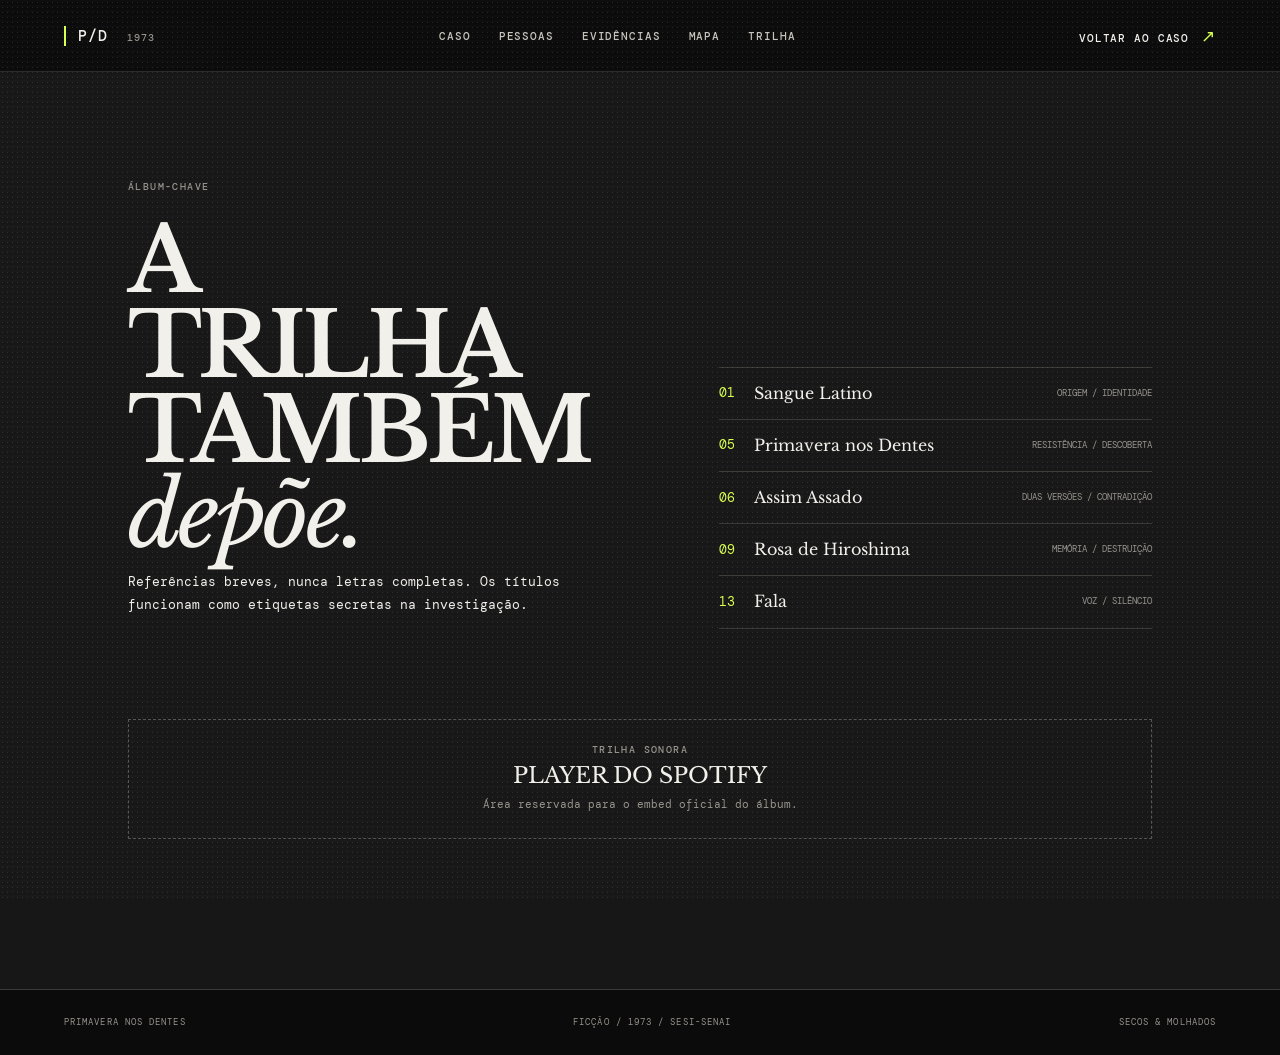
<file: trilha.html>
<!doctype html>
<html lang="pt-BR">

<head>
    <meta charset="UTF-8">
    <meta name="viewport" content="width=device-width,initial-scale=1">
    <title>Trilha | Primavera nos Dentes</title>
    <link rel="stylesheet" href="styles.css">
</head>

<body>
    <div class="grain"></div>
    <header class="site-header"><a class="brand" href="index.html">P/D <span>1973</span></a>
        <nav class="main-nav"><a href="caso.html">Caso</a><a href="personagens.html">Pessoas</a><a
                href="evidencias.html">Evidências</a><a href="mapa.html">Mapa</a><a href="trilha.html">Trilha</a></nav>
        <a class="reset-button" href="index.html#case">Voltar ao caso <span>↗</span></a>
    </header>
    <main>
        <section class="soundtrack scene page-hero">
            <div class="section-label">07 / ESCUTA</div>
            <div class="soundtrack-layout">
                <div>
                    <p class="eyebrow">Álbum-chave</p>
                    <h1>A trilha<br>também <em>depõe.</em></h1>
                    <p>Referências breves, nunca letras completas. Os títulos funcionam como etiquetas secretas na
                        investigação.</p>
                </div>
                <div class="track-list">
                    <div><b>01</b><span>Sangue Latino</span><small>origem / identidade</small></div>
                    <div><b>05</b><span>Primavera nos Dentes</span><small>resistência / descoberta</small></div>
                    <div><b>06</b><span>Assim Assado</span><small>duas versões / contradição</small></div>
                    <div><b>09</b><span>Rosa de Hiroshima</span><small>memória / destruição</small></div>
                    <div><b>13</b><span>Fala</span><small>voz / silêncio</small></div>
                </div>
            </div>
            <div class="spotify-slot"><span>TRILHA SONORA</span><strong>PLAYER DO SPOTIFY</strong><small>Área reservada
                    para o embed oficial do álbum.</small></div>
        </section>
    </main>
    <footer class="site-footer"><span>PRIMAVERA NOS DENTES</span><span>FICÇÃO / 1973 / SESI-SENAI</span><span>SECOS
            &amp; MOLHADOS</span></footer>
</body>

</html>
</file>
<file: styles.css>
@import url("https://fonts.googleapis.com/css2?family=DM+Mono:wght@400;500&family=Libre+Baskerville:wght@400;700&display=swap");

:root {
  --background: #0b0b0b;
  --surface: #141414;
  --paper: #e9e6df;
  --foreground: #f2f0eb;
  --muted: #96938c;
  --line: #3b3a37;
  --accent: #d9ff4f;
  --serif: "Libre Baskerville", Georgia, serif;
  --mono: "DM Mono", monospace;
}
* {
  box-sizing: border-box;
}
html {
  scroll-behavior: smooth;
}
body {
  margin: 0;
  background: var(--background);
  color: var(--foreground);
  font-family: var(--mono);
  font-size: 13px;
  line-height: 1.7;
}
body:before {
  content: "";
  position: fixed;
  inset: 0;
  pointer-events: none;
  opacity: 0.11;
  z-index: 20;
  background-image: radial-gradient(#fff 0.6px, transparent 0.6px);
  background-size: 5px 5px;
  mix-blend-mode: screen;
}
.grain {
  position: fixed;
  inset: 0;
  z-index: 19;
  pointer-events: none;
  opacity: 0.035;
  background: repeating-linear-gradient(
    0deg,
    transparent 0 3px,
    #fff 4px,
    transparent 5px
  );
  animation: grain 0.2s steps(2) infinite;
}
@keyframes grain {
  0% {
    transform: translate(0);
  }
  50% {
    transform: translate(-1%, 1%);
  }
  100% {
    transform: translate(1%, -1%);
  }
}
.site-header {
  position: fixed;
  z-index: 10;
  top: 0;
  left: 0;
  right: 0;
  height: 72px;
  padding: 0 5vw;
  display: flex;
  align-items: center;
  justify-content: space-between;
  border-bottom: 1px solid rgba(255, 255, 255, 0.12);
  background: rgba(11, 11, 11, 0.88);
  backdrop-filter: blur(12px);
}
.brand,
.main-nav a,
.reset-button {
  color: var(--foreground);
  text-decoration: none;
  font: 500 11px var(--mono);
  letter-spacing: 0.08em;
  text-transform: uppercase;
}
.brand {
  font-size: 15px;
  border-left: 2px solid var(--accent);
  padding-left: 12px;
}
.brand span {
  color: var(--muted);
  font-size: 10px;
  margin-left: 8px;
}
.main-nav {
  display: flex;
  gap: 28px;
}
.main-nav a {
  color: var(--muted);
  transition: color 0.2s;
}
.main-nav a:hover {
  color: var(--accent);
}
.reset-button {
  border: 0;
  background: none;
  cursor: pointer;
  padding: 8px 0;
}
.reset-button span {
  color: var(--accent);
  font-size: 17px;
  margin-left: 4px;
}
.scene {
  padding: 150px 10vw;
  position: relative;
  border-bottom: 1px solid var(--line);
  overflow: hidden;
}
.hero {
  min-height: 100vh;
  padding-top: 180px;
  display: flex;
  align-items: center;
}
.hero:after {
  content: "1973";
  position: absolute;
  right: 7vw;
  bottom: 5vh;
  font: 700 clamp(160px, 25vw, 420px) var(--serif);
  line-height: 0.7;
  color: transparent;
  -webkit-text-stroke: 1px rgba(255, 255, 255, 0.11);
  pointer-events: none;
}
.hero-mark,
.section-label,
.eyebrow,
.character-id,
.card-number,
.hero-footer,
.time-strip span,
.spotify-slot span {
  color: var(--muted);
  font: 500 10px var(--mono);
  letter-spacing: 0.14em;
  text-transform: uppercase;
}
.hero-mark {
  position: absolute;
  top: 116px;
  left: 10vw;
}
.hero-mark span {
  color: var(--accent);
  margin-left: 18px;
}
.hero-copy {
  position: relative;
  z-index: 1;
  max-width: 720px;
}
.eyebrow {
  margin: 0 0 25px;
}
.hero h1,
h2 {
  margin: 0;
  font: 700 clamp(48px, 7vw, 104px)/0.95 var(--serif);
  letter-spacing: -0.04em;
  text-transform: uppercase;
}
.hero h1 em,
h2 em {
  font-style: italic;
  font-weight: 400;
  text-transform: none;
}
.hero-subtitle {
  margin: 28px 0;
  font: 24px/1.25 var(--serif);
}
.hero-intro {
  display: grid;
  gap: 3px;
  color: var(--muted);
  font-size: 12px;
  margin: 34px 0;
}
.hero-intro span:before {
  content: "— ";
  color: var(--accent);
}
.button {
  border: 1px solid;
  padding: 16px 20px;
  font: 500 11px var(--mono);
  letter-spacing: 0.1em;
  text-transform: uppercase;
  cursor: pointer;
  transition:
    background 0.25s,
    color 0.25s,
    transform 0.25s;
}
.button span {
  margin-left: 30px;
  font-size: 17px;
}
.button-light {
  background: var(--foreground);
  color: var(--background);
  border-color: var(--foreground);
}
.button-light:hover {
  background: var(--accent);
  border-color: var(--accent);
  transform: translateY(-3px);
}
.button-dark {
  background: transparent;
  color: var(--foreground);
  border-color: var(--line);
}
.button-dark:hover {
  border-color: var(--accent);
  color: var(--accent);
}
.hero-footer {
  position: absolute;
  bottom: 28px;
  left: 10vw;
  right: 10vw;
  display: flex;
  justify-content: space-between;
}
.section-label {
  position: absolute;
  top: 38px;
  left: 10vw;
}
.section-label span {
  color: var(--accent);
  margin-left: 20px;
}
.context {
  background: var(--paper);
  color: #111;
}
.context .section-label,
.context .eyebrow {
  color: #66625b;
}
.context-layout,
.evidence-layout,
.soundtrack-layout {
  display: grid;
  grid-template-columns: 1fr 1fr;
  gap: 10vw;
  align-items: end;
}
.context h2,
.evidence h2,
.soundtrack h2 {
  color: #111;
}
.context-copy {
  max-width: 470px;
  color: #4c4a45;
}
.context-copy p {
  margin: 0 0 20px;
}
.context-copy strong {
  color: #111;
}
.text-button {
  border: 0;
  border-bottom: 1px solid #111;
  background: none;
  padding: 5px 0;
  font: 500 11px var(--mono);
  text-transform: uppercase;
  letter-spacing: 0.1em;
  cursor: pointer;
}
.text-button span {
  margin-left: 30px;
}
.time-strip {
  display: grid;
  grid-template-columns: repeat(4, 1fr);
  margin-top: 120px;
  border-top: 1px solid #aaa;
}
.time-strip div {
  padding: 20px 18px 0 0;
  border-right: 1px solid #aaa;
}
.time-strip div:not(:first-child) {
  padding-left: 18px;
}
.time-strip strong {
  display: block;
  font: 700 34px var(--serif);
}
.time-strip span {
  color: #777;
}
.case {
  background: var(--surface);
}
.case-heading {
  max-width: 780px;
}
.case-heading h2 {
  margin-bottom: 30px;
}
.case-heading > p:last-child {
  max-width: 550px;
  color: var(--muted);
}
.quote-block {
  max-width: 640px;
  margin: 90px auto;
  padding: 25px 40px;
  border-top: 1px solid var(--line);
  border-bottom: 1px solid var(--line);
  position: relative;
}
.quote-mark {
  position: absolute;
  left: 0;
  top: 14px;
  font: 70px var(--serif);
  color: var(--accent);
}
.quote-block p {
  margin: 0 0 12px 45px;
  font: 22px/1.4 var(--serif);
}
.quote-block cite {
  display: block;
  margin-left: 45px;
  font-size: 10px;
  color: var(--muted);
}
.choose-heading {
  display: flex;
  justify-content: space-between;
  align-items: end;
  border-bottom: 1px solid var(--line);
  padding-bottom: 18px;
}
.choose-heading span {
  color: var(--accent);
  font-size: 10px;
}
.choose-heading h3 {
  margin: 0;
  font: 24px var(--serif);
}
.path-grid {
  display: grid;
  grid-template-columns: repeat(3, 1fr);
}
.path-card {
  min-height: 325px;
  padding: 25px;
  color: var(--foreground);
  background: transparent;
  border: 0;
  border-right: 1px solid var(--line);
  text-align: left;
  cursor: pointer;
  transition: background 0.25s;
}
.path-card:first-child {
  border-left: 1px solid var(--line);
}
.path-card:hover {
  background: #20201e;
}
.path-card:hover .path-icon {
  color: var(--accent);
  transform: rotate(12deg);
}
.card-number {
  display: block;
}
.path-icon {
  display: block;
  margin: 38px 0 22px;
  font-size: 36px;
  transition:
    transform 0.3s,
    color 0.3s;
}
.path-card h3 {
  margin: 0 0 12px;
  font: 700 25px var(--serif);
  text-transform: uppercase;
}
.path-card p {
  min-height: 54px;
  color: var(--muted);
  font-size: 12px;
}
.card-action {
  display: block;
  margin-top: 25px;
  color: var(--accent);
  font-size: 10px;
  letter-spacing: 0.1em;
  text-transform: uppercase;
}
.card-action b {
  float: right;
  font-size: 18px;
  font-weight: 400;
}
.investigation {
  background: #d6d2c9;
  color: #111;
}
.investigation .section-label,
.investigation .eyebrow {
  color: #68655e;
}
.investigation-layout {
  display: grid;
  grid-template-columns: 1fr 1fr;
  gap: 10vw;
  align-items: center;
}
.investigation h2 {
  color: #111;
}
.investigation-copy p:not(.eyebrow) {
  max-width: 500px;
  color: #4a4843;
}
.artifact {
  min-height: 340px;
  position: relative;
  background: #121212;
  border: 14px solid #282828;
  box-shadow: 18px 18px 0 rgba(0, 0, 0, 0.12);
}
.artifact:after {
  content: "RAUL\A 14.09.73";
  white-space: pre;
  position: absolute;
  right: 14%;
  bottom: 18%;
  color: var(--accent);
  font: 11px/1.8 var(--mono);
  letter-spacing: 0.18em;
  transform: rotate(-8deg);
}
.artifact:before {
  content: "";
  position: absolute;
  width: 82%;
  height: 38%;
  left: 9%;
  top: 31%;
  border: 2px solid #555;
  border-radius: 50%;
  box-shadow:
    inset 0 0 0 18px #1c1c1c,
    inset 0 0 0 21px #555;
}
.choice-panel {
  margin-top: 100px;
  border-top: 1px solid #999;
  padding-top: 28px;
}
.choice-panel h3 {
  font: 28px var(--serif);
  margin: 4px 0 25px;
}
.choice-actions {
  display: flex;
  gap: 12px;
}
.choice-button {
  background: transparent;
  border: 1px solid #777;
  padding: 14px 18px;
  cursor: pointer;
  font: 10px var(--mono);
  text-transform: uppercase;
}
.choice-button:hover {
  border-color: #111;
}
.choice-button span {
  margin-left: 24px;
}
.evidence {
  background: var(--paper);
  color: #111;
}
.evidence .section-label,
.evidence .eyebrow,
.evidence .small-note {
  color: #66625b;
}
.evidence h2 {
  margin-bottom: 25px;
}
.evidence-list {
  list-style: none;
  margin: 0;
  padding: 0;
  border-top: 1px solid #aaa;
}
.evidence-list li {
  display: grid;
  grid-template-columns: 30px 1fr auto;
  gap: 15px;
  align-items: center;
  padding: 16px 0;
  border-bottom: 1px solid #aaa;
  color: #777;
}
.evidence-list li.found {
  color: #111;
}
.evidence-status {
  font-size: 16px;
}
.found .evidence-status {
  color: #111;
}
.evidence-list small {
  color: #999;
  font-size: 10px;
  text-transform: uppercase;
}
.characters {
  background: #111;
}
.characters > .eyebrow,
.characters > h2 {
  max-width: 700px;
}
.character-grid {
  display: grid;
  grid-template-columns: repeat(3, 1fr);
  gap: 1px;
  background: var(--line);
  margin-top: 75px;
}
.character {
  background: #111;
  padding: 25px;
}
.portrait {
  display: flex;
  align-items: center;
  justify-content: center;
  width: 100%;
  aspect-ratio: 1.3;
  margin-bottom: 24px;
  background: #252525;
  color: #888;
  font: 700 110px var(--serif);
  filter: grayscale(1);
}
.portrait-miguel {
  background: linear-gradient(135deg, #424242, #171717);
}
.portrait-clara {
  background: linear-gradient(45deg, #1c1c1c, #555);
}
.portrait-artur {
  background: linear-gradient(160deg, #555, #1c1c1c);
}
.character h3 {
  margin: 13px 0;
  font: 700 28px var(--serif);
  text-transform: uppercase;
}
.character p {
  color: var(--muted);
  font-size: 12px;
}
.map {
  background: var(--paper);
  color: #111;
}
.map .section-label,
.map .eyebrow {
  color: #66625b;
}
.map-header {
  display: grid;
  grid-template-columns: 1fr 1fr;
  gap: 10vw;
  align-items: end;
}
.map-header > p {
  color: #555;
  max-width: 430px;
}
.story-map {
  margin: 90px auto 10px;
  max-width: 780px;
  text-align: center;
}
.map-node {
  display: inline-flex;
  flex-direction: column;
  gap: 5px;
  padding: 16px 32px;
  border: 1px solid #111;
  font-size: 11px;
  letter-spacing: 0.1em;
}
.map-node span {
  color: #777;
  font-size: 9px;
}
.map-lines {
  height: 64px;
  display: flex;
  justify-content: space-around;
  align-items: center;
}
.map-lines i {
  display: block;
  height: 64px;
  width: 1px;
  background: #111;
  transform: rotate(45deg);
}
.map-lines i:nth-child(2) {
  transform: none;
}
.map-lines i:nth-child(3) {
  transform: rotate(-45deg);
}
.map-branches,
.map-outcomes {
  display: grid;
  grid-template-columns: repeat(3, 1fr);
  font-size: 10px;
  letter-spacing: 0.1em;
}
.lower {
  height: 55px;
}
.lower i {
  height: 55px;
  transform: rotate(-45deg);
}
.lower i:nth-child(2) {
  transform: none;
}
.lower i:nth-child(3) {
  transform: rotate(45deg);
}
.investigation-node {
  background: #111;
  color: #fff;
}
.investigation-node span {
  color: var(--accent);
}
.map-outcomes {
  margin-top: 62px;
  color: #777;
}
.soundtrack {
  background: #171717;
}
.track-list {
  border-top: 1px solid var(--line);
}
.track-list div {
  display: grid;
  grid-template-columns: 35px 1fr 1fr;
  align-items: center;
  padding: 12px 0;
  border-bottom: 1px solid var(--line);
}
.track-list b {
  color: var(--accent);
  font-weight: 400;
}
.track-list span {
  font-family: var(--serif);
  font-size: 16px;
}
.track-list small {
  color: var(--muted);
  text-transform: uppercase;
  font-size: 9px;
  text-align: right;
}
.spotify-slot {
  margin-top: 90px;
  min-height: 120px;
  display: flex;
  align-items: center;
  justify-content: center;
  flex-direction: column;
  border: 1px dashed #555;
  color: var(--muted);
}
.spotify-slot strong {
  color: var(--foreground);
  font: 22px var(--serif);
  margin: 6px 0;
}
.ending {
  min-height: 80vh;
  display: flex;
  align-items: center;
  background: #111;
}
.ending-content {
  max-width: 720px;
}
.ending h2 {
  margin-bottom: 35px;
}
.ending-content > p:not(.eyebrow) {
  color: var(--muted);
  max-width: 560px;
}
.ending-line {
  width: 80px;
  height: 2px;
  background: var(--accent);
  margin: 35px 0 20px;
}
.ending blockquote {
  margin: 0 0 35px;
  font: 20px var(--serif);
}
.site-footer {
  padding: 25px 5vw;
  display: flex;
  justify-content: space-between;
  color: var(--muted);
  font-size: 9px;
  letter-spacing: 0.12em;
}
[hidden] {
  display: none !important;
}
@media (max-width: 760px) {
  .site-header {
    height: 58px;
    padding: 0 6vw;
  }
  .main-nav {
    display: none;
  }
  .reset-button {
    font-size: 9px;
  }
  .scene {
    padding: 110px 7vw;
  }
  .hero {
    min-height: 100svh;
    padding-top: 150px;
  }
  .hero-mark {
    top: 90px;
    left: 7vw;
    font-size: 9px;
  }
  .hero-mark span {
    display: block;
    margin: 4px 0;
  }
  .hero h1,
  h2 {
    font-size: clamp(43px, 13vw, 70px);
  }
  .hero-subtitle {
    font-size: 19px;
  }
  .hero:after {
    font-size: 180px;
    right: -10px;
  }
  .hero-footer {
    left: 7vw;
    right: 7vw;
    font-size: 8px;
  }
  .hero-footer span:last-child {
    display: none;
  }
  .context-layout,
  .evidence-layout,
  .soundtrack-layout,
  .investigation-layout,
  .map-header {
    grid-template-columns: 1fr;
    gap: 45px;
  }
  .time-strip {
    margin-top: 65px;
    grid-template-columns: repeat(2, 1fr);
  }
  .time-strip div {
    border-bottom: 1px solid #aaa;
    padding: 14px 0 !important;
  }
  .time-strip strong {
    font-size: 26px;
  }
  .quote-block {
    margin: 60px 0;
    padding: 20px 10px;
  }
  .quote-block p,
  .quote-block cite {
    margin-left: 30px;
  }
  .quote-block p {
    font-size: 17px;
  }
  .choose-heading {
    display: block;
  }
  .choose-heading h3 {
    margin-top: 10px;
  }
  .path-grid,
  .character-grid {
    grid-template-columns: 1fr;
  }
  .path-card {
    min-height: 0;
    border: 0;
    border-bottom: 1px solid var(--line);
    padding: 22px 0;
  }
  .path-card:first-child {
    border-left: 0;
  }
  .path-icon {
    display: inline-block;
    margin: 15px 20px 8px 0;
  }
  .path-card p {
    min-height: 0;
  }
  .artifact {
    min-height: 240px;
  }
  .choice-actions {
    flex-direction: column;
  }
  .character-grid {
    margin-top: 45px;
  }
  .portrait {
    aspect-ratio: 1.8;
  }
  .map-lines {
    height: 38px;
  }
  .map-lines i {
    height: 38px;
  }
  .lower {
    height: 35px;
  }
  .lower i {
    height: 35px;
  }
  .map-outcomes {
    font-size: 8px;
  }
  .track-list div {
    grid-template-columns: 30px 1fr;
  }
  .track-list small {
    grid-column: 2;
    text-align: left;
  }
  .spotify-slot {
    margin-top: 55px;
  }
  .site-footer {
    flex-direction: column;
    gap: 8px;
  }
  .section-label {
    left: 7vw;
  }
}

/* Shared rules for the standalone investigation pages. */
h1 {
  margin: 0;
  font: 700 clamp(48px, 7vw, 104px)/0.95 var(--serif);
  letter-spacing: -0.04em;
  text-transform: uppercase;
}
h1 em {
  font-style: italic;
  font-weight: 400;
  text-transform: none;
}
.page-hero {
  min-height: calc(100vh - 72px);
  padding-top: 180px;
}
.page-hero .button {
  display: inline-block;
  text-decoration: none;
}
.artifact-document .document-lines {
  display: grid;
  gap: 15px;
  padding: 34px;
  color: #ddd;
  font: 11px var(--mono);
}
.document-lines b {
  color: var(--accent);
  font-weight: 400;
}
.document-lines i {
  margin-top: 20px;
  color: #888;
  font-style: normal;
  transform: rotate(-8deg);
}
.artifact-photo .photo-frame {
  position: absolute;
  inset: 12% 14%;
  border: 8px solid #aaa;
  background: linear-gradient(135deg, #555, #222);
}
.photo-frame:after {
  content: "✳";
  display: grid;
  place-items: center;
  height: 100%;
  color: #aaa;
  font-size: 90px;
}
.photo-frame span {
  position: absolute;
  z-index: 1;
  bottom: 10px;
  left: 12px;
  color: #ddd;
  font: 9px var(--mono);
}
.cassette-label {
  position: absolute;
  left: 18%;
  right: 18%;
  top: 39%;
  height: 23%;
  padding: 16px;
  border: 1px solid #777;
  background: #ddd;
  color: #222;
  display: flex;
  justify-content: space-between;
  font: 11px var(--mono);
}
.cassette-label b {
  color: #111;
  font-weight: 500;
}
.cassette-label span {
  color: #555;
}
.page-choices {
  display: grid;
  gap: 0;
  max-width: 520px;
  margin-top: 38px;
  border-top: 1px solid #999;
}
.page-choices > span {
  padding: 13px 0 8px;
  color: #68655e;
  font: 500 10px var(--mono);
  letter-spacing: 0.12em;
}
.page-choices a {
  display: flex;
  justify-content: space-between;
  padding: 11px 0;
  border-bottom: 1px solid #aaa;
  color: #222;
  font: 500 11px var(--mono);
  letter-spacing: 0.04em;
  text-decoration: none;
  text-transform: uppercase;
  transition:
    padding 0.2s,
    color 0.2s;
}
.page-choices a:hover,
.page-choices a:focus-visible {
  padding-left: 10px;
  color: #111;
}
.page-choices b {
  color: #111;
  font-size: 16px;
  font-weight: 400;
}
@media (max-width: 760px) {
  h1 {
    font-size: clamp(43px, 13vw, 70px);
  }
  .page-hero {
    min-height: calc(100svh - 58px);
  }
}

/* Links remain quiet, but are easier to identify and follow. */
.main-nav a {
  color: #c7c4bd;
  text-decoration: underline;
  text-decoration-color: transparent;
  text-underline-offset: 5px;
  transition:
    color 0.2s,
    text-decoration-color 0.2s;
}
.main-nav a:hover,
.main-nav a:focus-visible {
  color: var(--accent);
  text-decoration-color: var(--accent);
}
.reset-button:hover,
.reset-button:focus-visible {
  color: var(--accent);
}
.brand:focus-visible,
.reset-button:focus-visible,
.main-nav a:focus-visible {
  outline: 1px solid var(--accent);
  outline-offset: 5px;
}
</file>
